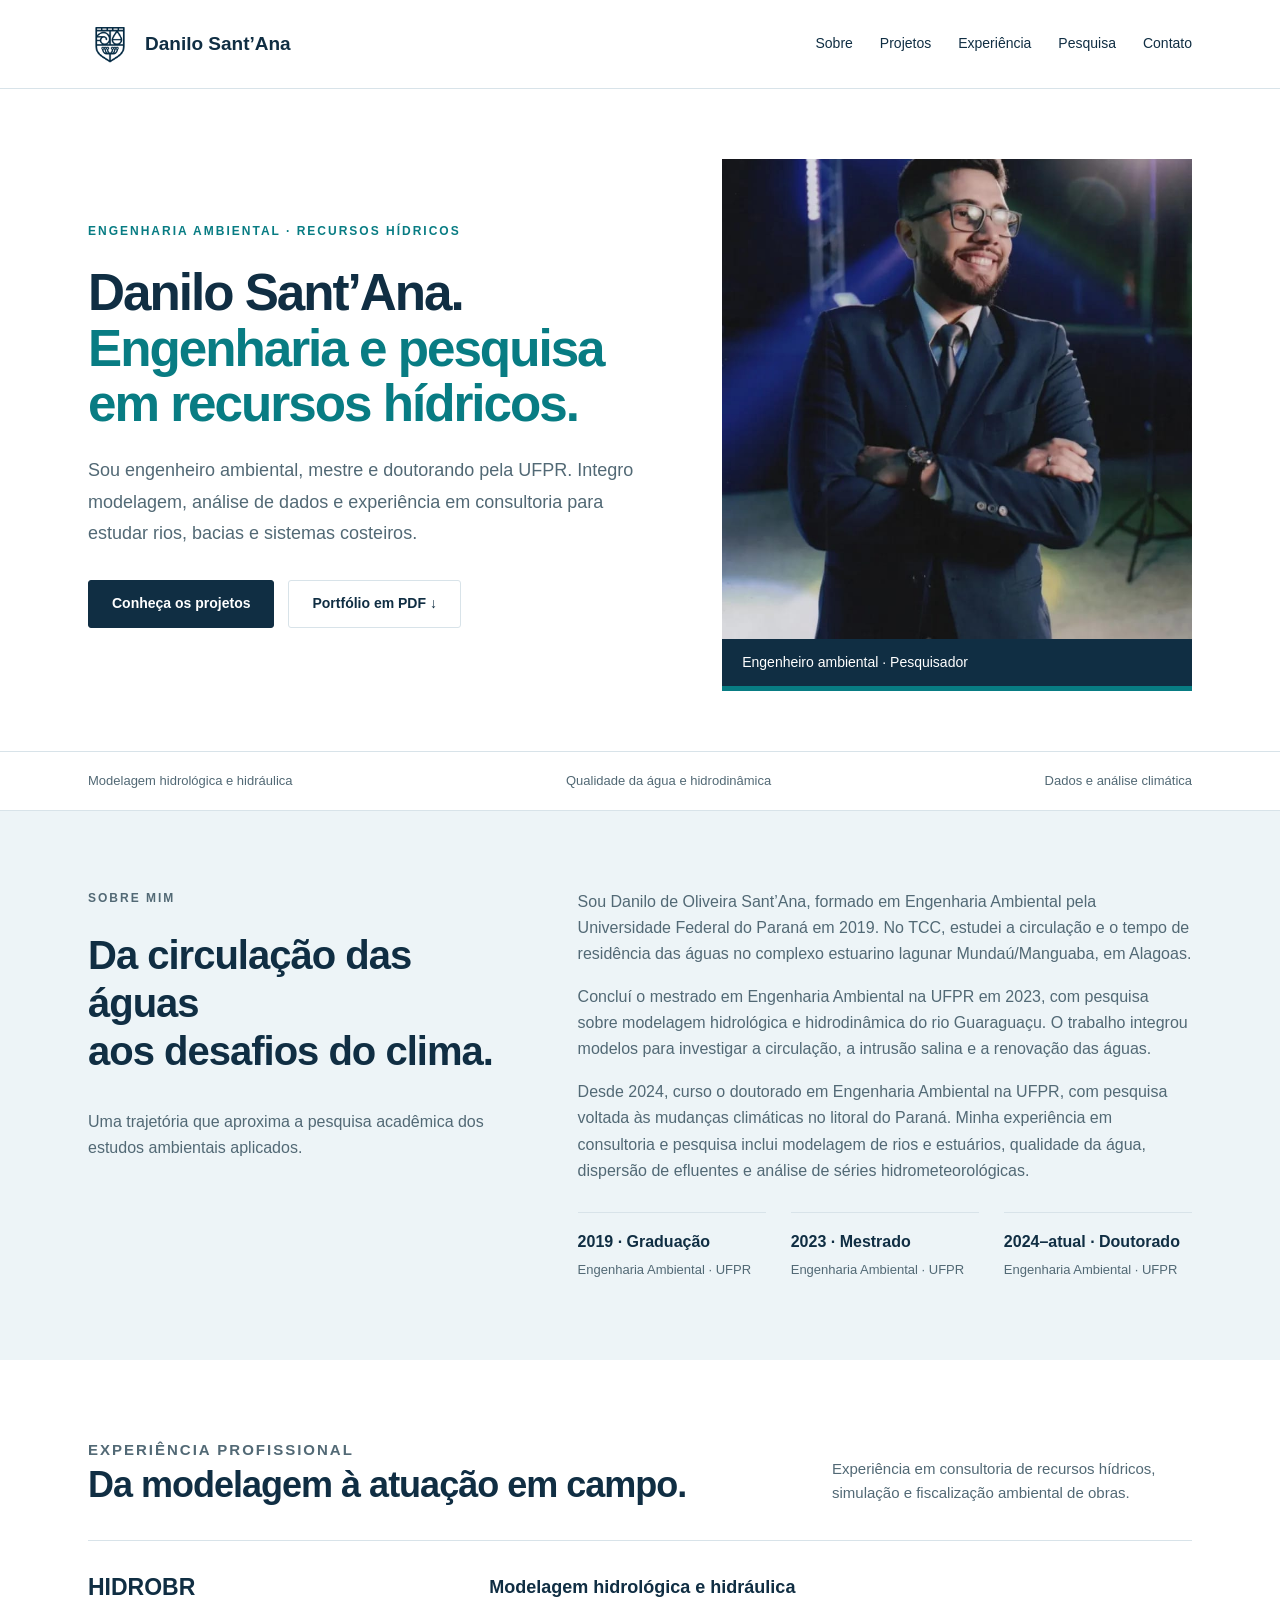
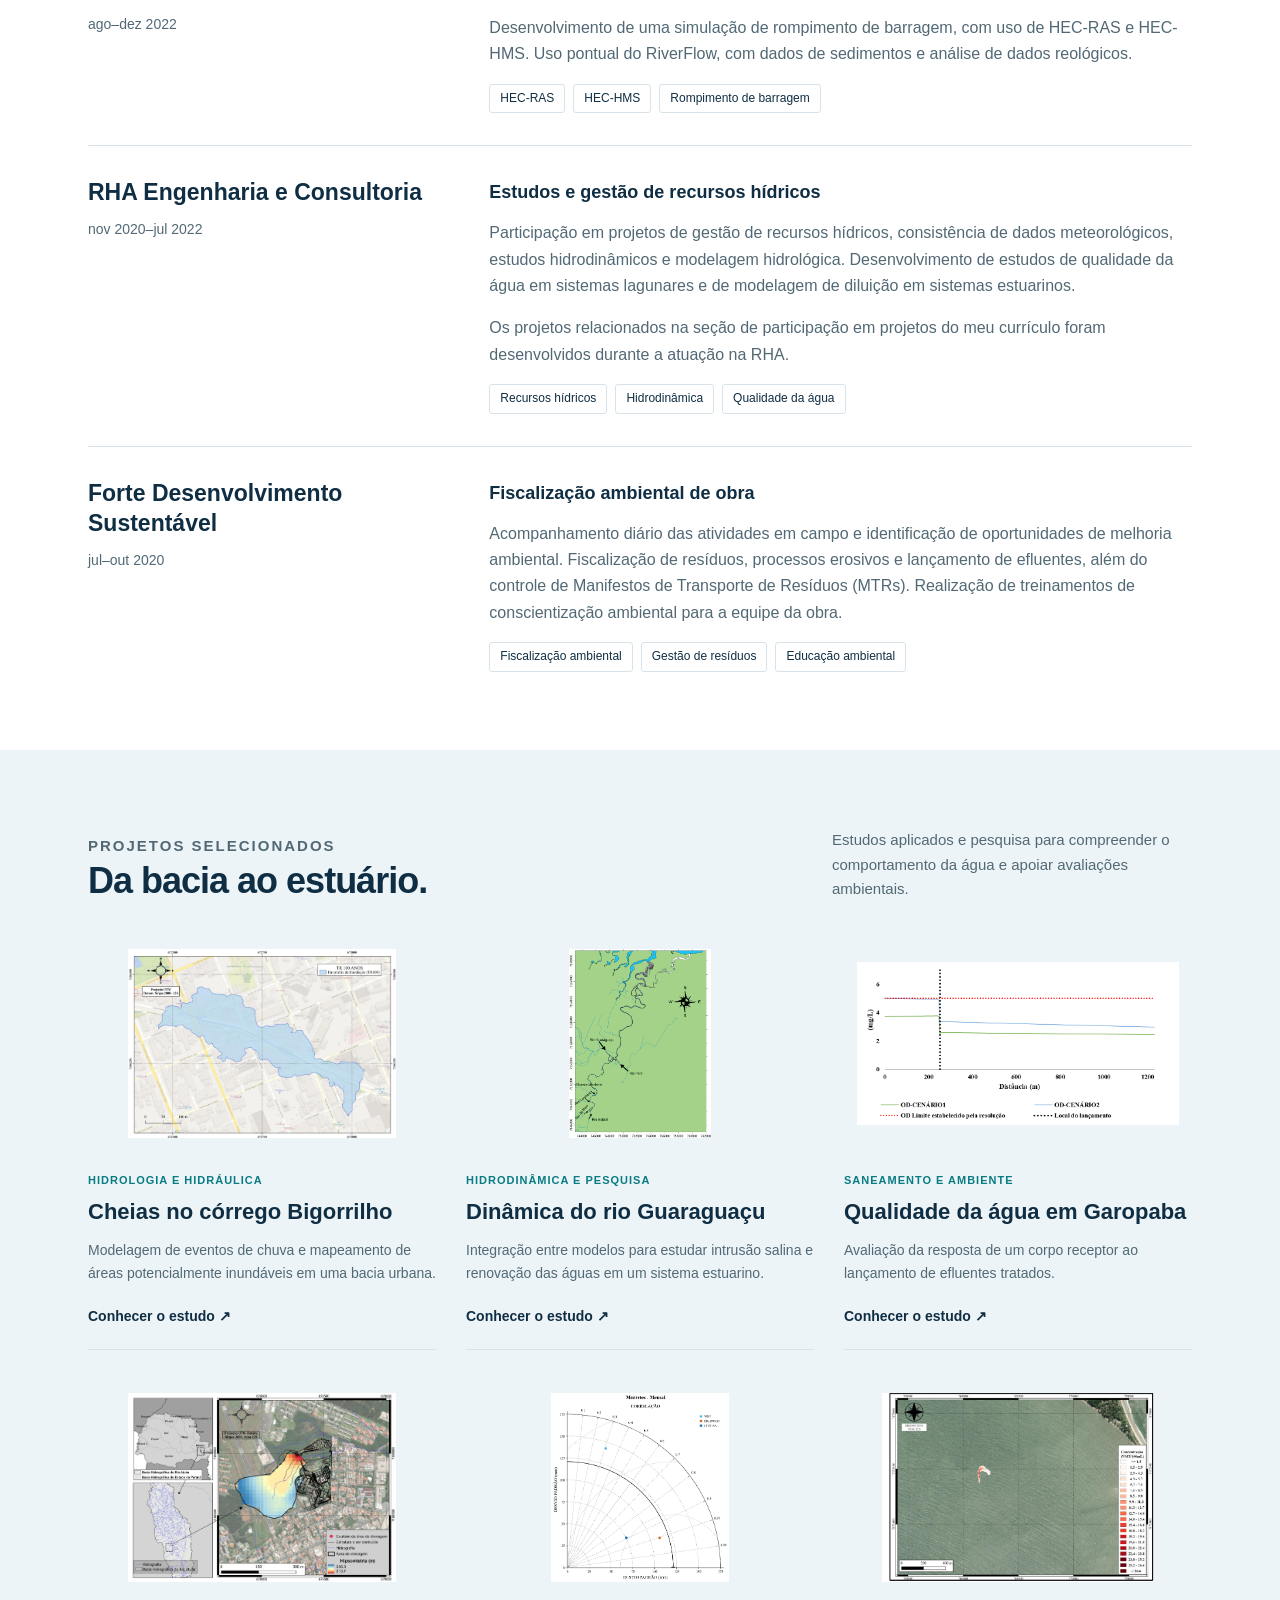
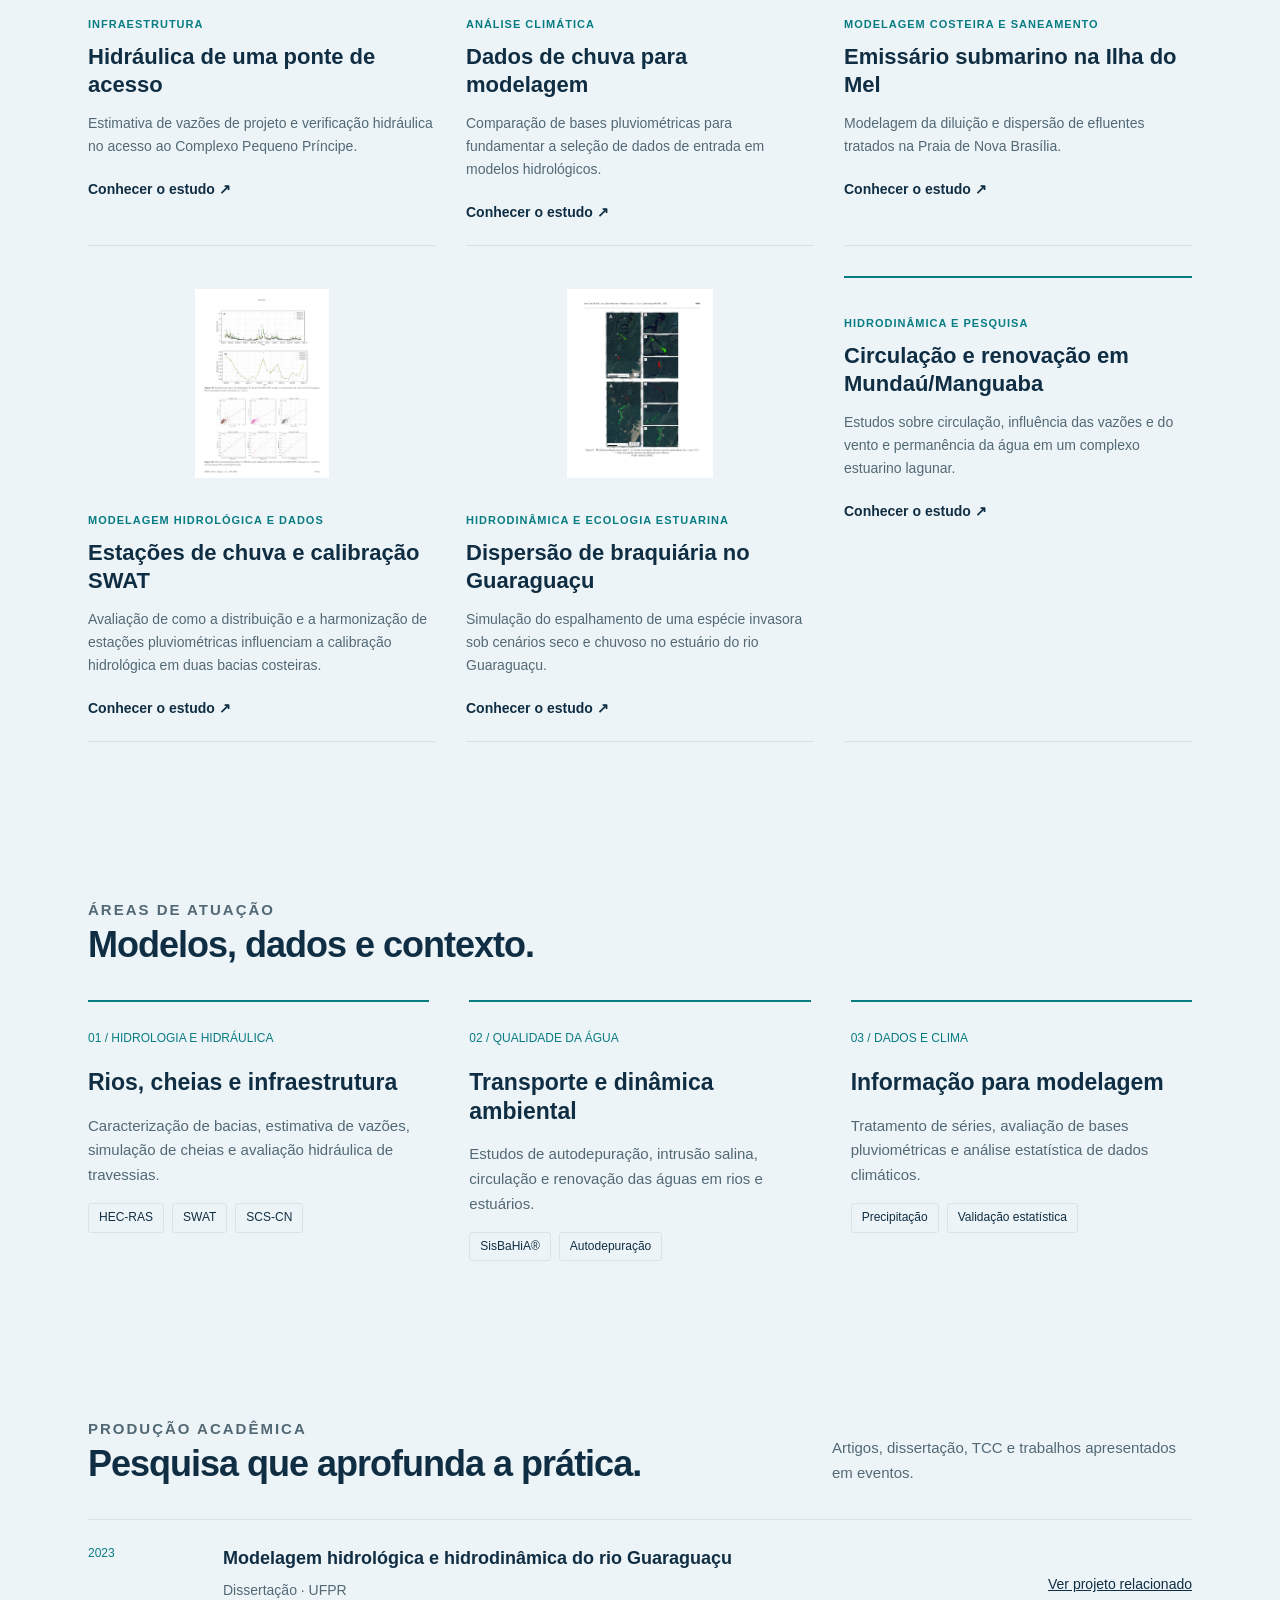
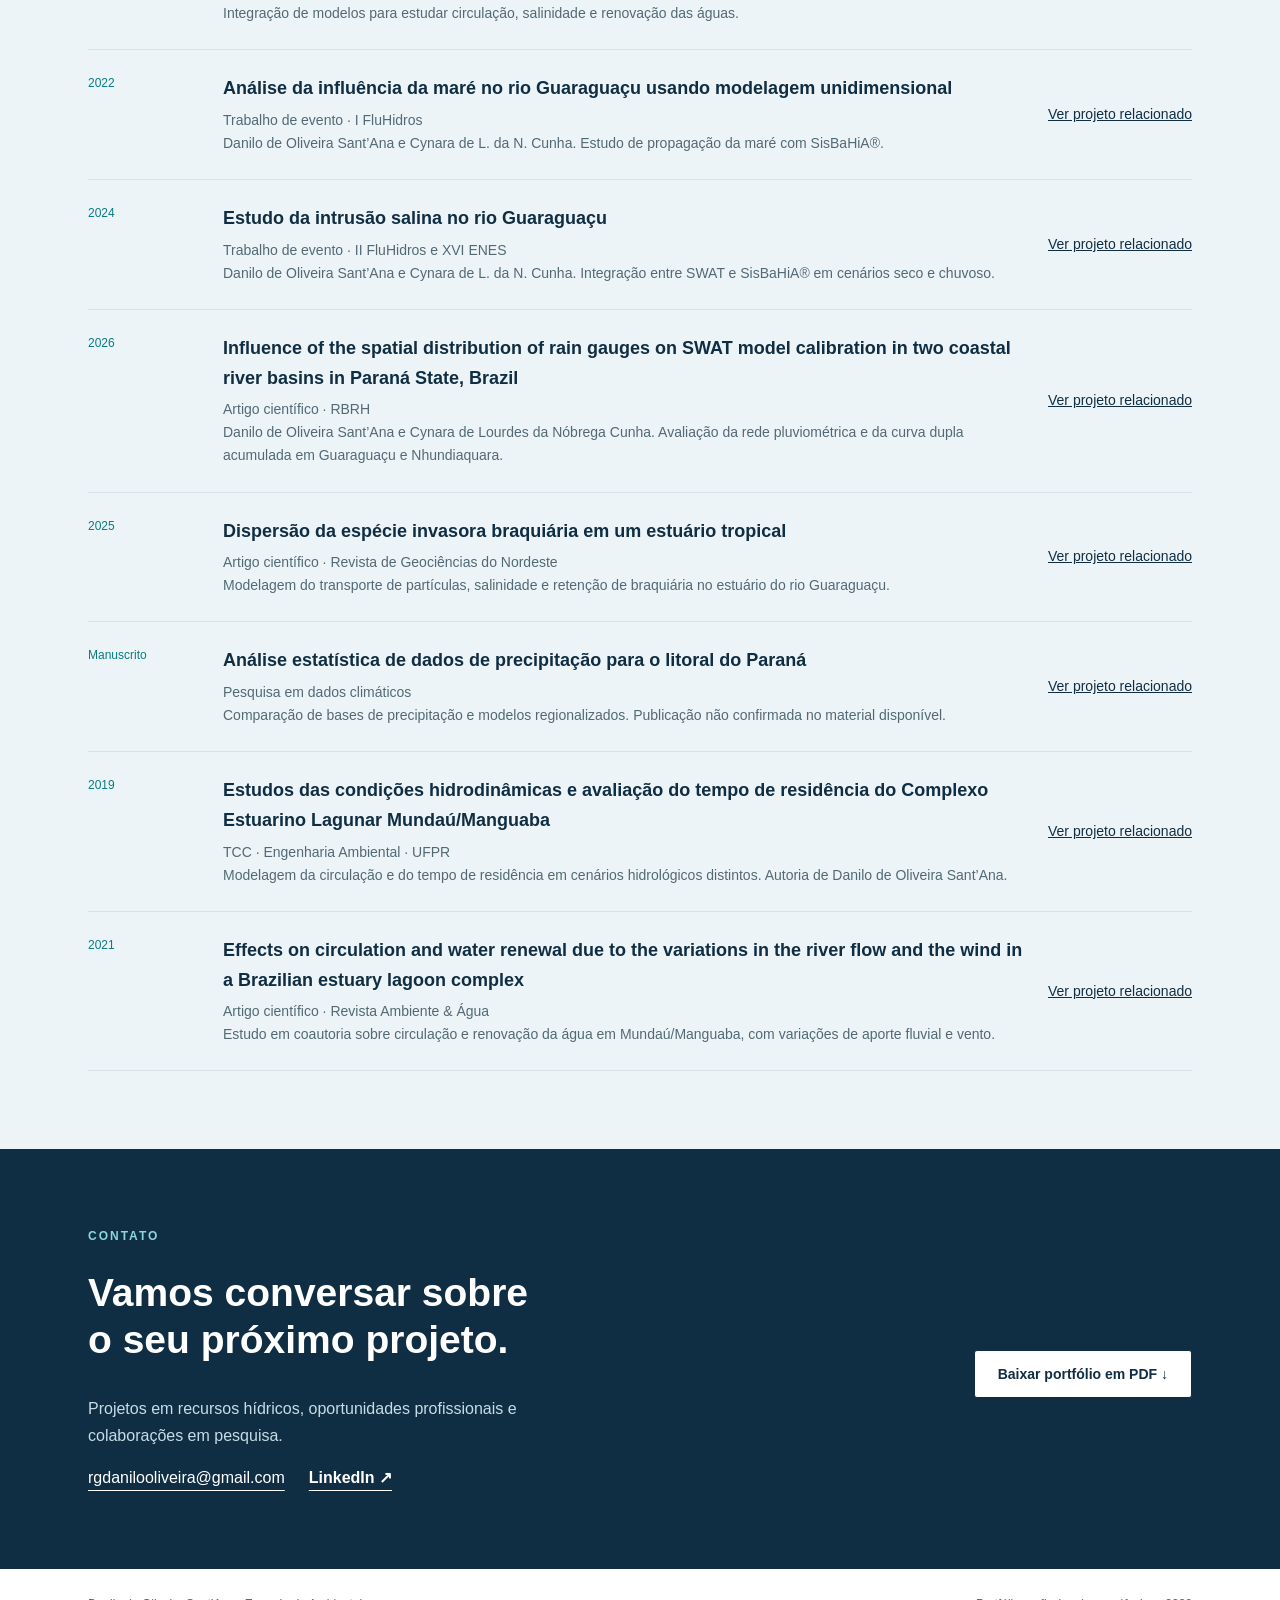
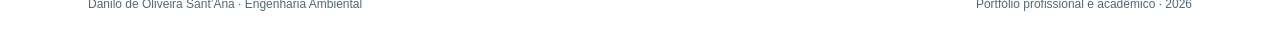
<file: index.html>
<!doctype html><html lang="pt-BR"><head><meta charset="utf-8"><meta name="viewport" content="width=device-width,initial-scale=1"><title>Engenharia Ambiental e Recursos Hídricos | Danilo Sant’Ana</title><meta name="description" content="Engenheiro ambiental (2019), mestre (2023) e doutorando em Engenharia Ambiental pela Universidade Federal do Paraná desde 2024. Atuo com modelagem hidrológica e hidrodinâmica, qualidade da água e análise de dados climáticos."><meta name="theme-color" content="#102e43"><link rel="icon" type="image/png" href="assets/simbolo-ambiental-v1.png"><link rel="stylesheet" href="style.css"><script src="site.js" defer></script></head><body><a class="skip" href="#conteudo">Ir para o conteúdo</a><header><div class="wrap nav"><a class="brand" href="index.html"><span class="brand-symbol"><img src="assets/simbolo-ambiental-v1.png" alt=""></span>Danilo Sant’Ana</a><button class="menu" aria-controls="menu-principal" aria-expanded="false">Menu</button><nav class="navlinks" id="menu-principal" aria-label="Navegação principal"><a href="index.html#sobre">Sobre</a><a href="index.html#projetos">Projetos</a><a href="index.html#experiencia">Experiência</a><a href="index.html#pesquisa">Pesquisa</a><a href="index.html#contato">Contato</a></nav></div></header><main id="conteudo">
<div class="wrap hero">
  <div>
    <p class="eyebrow">Engenharia ambiental · Recursos hídricos</p>
    <h1>Danilo Sant’Ana.<br><em>Engenharia e pesquisa em recursos hídricos.</em></h1>
    <p class="lead">Sou engenheiro ambiental, mestre e doutorando pela UFPR. Integro modelagem, análise de dados e experiência em consultoria para estudar rios, bacias e sistemas costeiros.</p>
    <div class="actions"><a class="button" href="#projetos">Conheça os projetos</a><a class="button secondary" href="portfolio-danilo-santana.pdf" download>Portfólio em PDF ↓</a></div>
  </div>
  <figure class="hero-portrait"><img src="assets/danilo-santana.jpeg" alt="Danilo Sant’Ana, sorrindo e usando terno azul" width="864" height="1080"><figcaption>Engenheiro ambiental · Pesquisador</figcaption></figure>
</div>
<div class="strip"><div class="wrap"><span>Modelagem hidrológica e hidráulica</span><span>Qualidade da água e hidrodinâmica</span><span>Dados e análise climática</span></div></div>
<section id="sobre"><div class="wrap about"><div><p class="eyebrow">Sobre mim</p><h2>Da circulação das águas<br>aos desafios do clima.</h2><p>Uma trajetória que aproxima a pesquisa acadêmica dos estudos ambientais aplicados.</p></div><div><p>Sou Danilo de Oliveira Sant’Ana, formado em Engenharia Ambiental pela Universidade Federal do Paraná em 2019. No TCC, estudei a circulação e o tempo de residência das águas no complexo estuarino lagunar Mundaú/Manguaba, em Alagoas.</p><p>Concluí o mestrado em Engenharia Ambiental na UFPR em 2023, com pesquisa sobre modelagem hidrológica e hidrodinâmica do rio Guaraguaçu. O trabalho integrou modelos para investigar a circulação, a intrusão salina e a renovação das águas.</p><p>Desde 2024, curso o doutorado em Engenharia Ambiental na UFPR, com pesquisa voltada às mudanças climáticas no litoral do Paraná. Minha experiência em consultoria e pesquisa inclui modelagem de rios e estuários, qualidade da água, dispersão de efluentes e análise de séries hidrometeorológicas.</p><div class="facts"><div><b>2019 · Graduação</b><span>Engenharia Ambiental · UFPR</span></div><div><b>2023 · Mestrado</b><span>Engenharia Ambiental · UFPR</span></div><div><b>2024–atual · Doutorado</b><span>Engenharia Ambiental · UFPR</span></div></div></div></div></section>
<section id="experiencia"><div class="wrap"><div class="section-head"><div><p class="eyebrow">Experiência profissional</p><h2>Da modelagem à atuação em campo.</h2></div><p>Experiência em consultoria de recursos hídricos, simulação e fiscalização ambiental de obras.</p></div><div class="career">
<article class="career-item"><div><h3>HIDROBR</h3><p class="career-date">ago–dez 2022</p></div><div><h4>Modelagem hidrológica e hidráulica</h4><p>Desenvolvimento de uma simulação de rompimento de barragem, com uso de HEC-RAS e HEC-HMS. Uso pontual do RiverFlow, com dados de sedimentos e análise de dados reológicos.</p><div class="tags"><span class="tag">HEC-RAS</span><span class="tag">HEC-HMS</span><span class="tag">Rompimento de barragem</span></div></div></article>
<article class="career-item"><div><h3>RHA Engenharia e Consultoria</h3><p class="career-date">nov 2020–jul 2022</p></div><div><h4>Estudos e gestão de recursos hídricos</h4><p>Participação em projetos de gestão de recursos hídricos, consistência de dados meteorológicos, estudos hidrodinâmicos e modelagem hidrológica. Desenvolvimento de estudos de qualidade da água em sistemas lagunares e de modelagem de diluição em sistemas estuarinos.</p><p>Os projetos relacionados na seção de participação em projetos do meu currículo foram desenvolvidos durante a atuação na RHA.</p><div class="tags"><span class="tag">Recursos hídricos</span><span class="tag">Hidrodinâmica</span><span class="tag">Qualidade da água</span></div></div></article>
<article class="career-item"><div><h3>Forte Desenvolvimento Sustentável</h3><p class="career-date">jul–out 2020</p></div><div><h4>Fiscalização ambiental de obra</h4><p>Acompanhamento diário das atividades em campo e identificação de oportunidades de melhoria ambiental. Fiscalização de resíduos, processos erosivos e lançamento de efluentes, além do controle de Manifestos de Transporte de Resíduos (MTRs). Realização de treinamentos de conscientização ambiental para a equipe da obra.</p><div class="tags"><span class="tag">Fiscalização ambiental</span><span class="tag">Gestão de resíduos</span><span class="tag">Educação ambiental</span></div></div></article>
</div></div></section>
<section class="soft" id="projetos"><div class="wrap"><div class="section-head"><div><p class="eyebrow">Projetos selecionados</p><h2>Da bacia ao estuário.</h2></div><p>Estudos aplicados e pesquisa para compreender o comportamento da água e apoiar avaliações ambientais.</p></div><div class="projects"><a class="project" href="bigorrilho.html"><img src="assets/bigorrilho.jpg" alt="Envoltória da inundação para TR de 100 anos. Figura 45 do relatório, p. 62. Cartografia reproduzida do estudo original." loading="lazy"><div class="type">Hidrologia e hidráulica</div><h3>Cheias no córrego Bigorrilho</h3><p>Modelagem de eventos de chuva e mapeamento de áreas potencialmente inundáveis em uma bacia urbana.</p><span class="more">Conhecer o estudo ↗</span></a><a class="project" href="guaraguacu.html"><img src="assets/guaraguacu.png" alt="Malha de elementos finitos do rio Guaraguaçu e afluentes. Figura 29 da dissertação, p. 68 (página 69 do PDF). Fonte: autor." loading="lazy"><div class="type">Hidrodinâmica e pesquisa</div><h3>Dinâmica do rio Guaraguaçu</h3><p>Integração entre modelos para estudar intrusão salina e renovação das águas em um sistema estuarino.</p><span class="more">Conhecer o estudo ↗</span></a><a class="project" href="autodepuracao.html"><img src="assets/autodepuracao.png" alt="Concentração simulada de oxigênio dissolvido ao longo do canal. Figura 7-4 do relatório, p. 31." loading="lazy"><div class="type">Saneamento e ambiente</div><h3>Qualidade da água em Garopaba</h3><p>Avaliação da resposta de um corpo receptor ao lançamento de efluentes tratados.</p><span class="more">Conhecer o estudo ↗</span></a><a class="project" href="ponte.html"><img src="assets/ponte.jpg" alt="Mapa hipsométrico das áreas de drenagem relevantes para o estudo. Figura 6 do relatório, p. 13." loading="lazy"><div class="type">Infraestrutura</div><h3>Hidráulica de uma ponte de acesso</h3><p>Estimativa de vazões de projeto e verificação hidráulica no acesso ao Complexo Pequeno Príncipe.</p><span class="more">Conhecer o estudo ↗</span></a><a class="project" href="clima.html"><img src="assets/clima.png" alt="Diagrama de Taylor para Morretes, escala mensal. Detalhe da figura 6 do manuscrito, p. 7." loading="lazy"><div class="type">Análise climática</div><h3>Dados de chuva para modelagem</h3><p>Comparação de bases pluviométricas para fundamentar a seleção de dados de entrada em modelos hidrológicos.</p><span class="more">Conhecer o estudo ↗</span></a><a class="project" href="emissario.html"><img src="assets/emissario.png" alt="Concentração simulada de coliformes termotolerantes no momento de menor diluição do modelo. Detalhe da figura 29 do relatório, p. 53." loading="lazy"><div class="type">Modelagem costeira e saneamento</div><h3>Emissário submarino na Ilha do Mel</h3><p>Modelagem da diluição e dispersão de efluentes tratados na Praia de Nova Brasília.</p><span class="more">Conhecer o estudo ↗</span></a><a class="project" href="swat-estacoes.html"><img src="assets/swat-estacoes.png" alt="Hidrogramas observados e simulados pelo SWAT no Guaraguaçu, para cenários de configuração de estações. Figura 19 do artigo, p. 19." loading="lazy"><div class="type">Modelagem hidrológica e dados</div><h3>Estações de chuva e calibração SWAT</h3><p>Avaliação de como a distribuição e a harmonização de estações pluviométricas influenciam a calibração hidrológica em duas bacias costeiras.</p><span class="more">Conhecer o estudo ↗</span></a><a class="project" href="braquiaria.html"><img src="assets/braquiaria.png" alt="Distribuição simulada de partículas no período chuvoso, com diferentes condições de absorção nas margens. Figura 8 do artigo, p. 13." loading="lazy"><div class="type">Hidrodinâmica e ecologia estuarina</div><h3>Dispersão de braquiária no Guaraguaçu</h3><p>Simulação do espalhamento de uma espécie invasora sob cenários seco e chuvoso no estuário do rio Guaraguaçu.</p><span class="more">Conhecer o estudo ↗</span></a><a class="project no-image" href="mundau-manguaba.html"><div class="type">Hidrodinâmica e pesquisa</div><h3>Circulação e renovação em Mundaú/Manguaba</h3><p>Estudos sobre circulação, influência das vazões e do vento e permanência da água em um complexo estuarino lagunar.</p><span class="more">Conhecer o estudo ↗</span></a></div></div></section>
<section class="soft" id="atuacao"><div class="wrap"><div class="section-head"><div><p class="eyebrow">Áreas de atuação</p><h2>Modelos, dados e contexto.</h2></div></div><div class="skills">
  <article class="skill"><span class="num">01 / HIDROLOGIA E HIDRÁULICA</span><h3>Rios, cheias e infraestrutura</h3><p>Caracterização de bacias, estimativa de vazões, simulação de cheias e avaliação hidráulica de travessias.</p><div class="tags"><span class="tag">HEC-RAS</span><span class="tag">SWAT</span><span class="tag">SCS-CN</span></div></article>
  <article class="skill"><span class="num">02 / QUALIDADE DA ÁGUA</span><h3>Transporte e dinâmica ambiental</h3><p>Estudos de autodepuração, intrusão salina, circulação e renovação das águas em rios e estuários.</p><div class="tags"><span class="tag">SisBaHiA®</span><span class="tag">Autodepuração</span></div></article>
  <article class="skill"><span class="num">03 / DADOS E CLIMA</span><h3>Informação para modelagem</h3><p>Tratamento de séries, avaliação de bases pluviométricas e análise estatística de dados climáticos.</p><div class="tags"><span class="tag">Precipitação</span><span class="tag">Validação estatística</span></div></article>
</div></div></section>

<section class="soft" id="pesquisa"><div class="wrap"><div class="section-head"><div><p class="eyebrow">Produção acadêmica</p><h2>Pesquisa que aprofunda a prática.</h2></div><p>Artigos, dissertação, TCC e trabalhos apresentados em eventos.</p></div><div class="research-list"><article class="research-item"><small>2023</small><div><h3>Modelagem hidrológica e hidrodinâmica do rio Guaraguaçu</h3><p>Dissertação · UFPR<br>Integração de modelos para estudar circulação, salinidade e renovação das águas.</p></div><a href="guaraguacu.html">Ver projeto relacionado</a></article><article class="research-item"><small>2022</small><div><h3>Análise da influência da maré no rio Guaraguaçu usando modelagem unidimensional</h3><p>Trabalho de evento · I FluHidros<br>Danilo de Oliveira Sant’Ana e Cynara de L. da N. Cunha. Estudo de propagação da maré com SisBaHiA®.</p></div><a href="guaraguacu.html">Ver projeto relacionado</a></article><article class="research-item"><small>2024</small><div><h3>Estudo da intrusão salina no rio Guaraguaçu</h3><p>Trabalho de evento · II FluHidros e XVI ENES<br>Danilo de Oliveira Sant’Ana e Cynara de L. da N. Cunha. Integração entre SWAT e SisBaHiA® em cenários seco e chuvoso.</p></div><a href="guaraguacu.html">Ver projeto relacionado</a></article><article class="research-item"><small>2026</small><div><h3>Influence of the spatial distribution of rain gauges on SWAT model calibration in two coastal river basins in Paraná State, Brazil</h3><p>Artigo científico · RBRH<br>Danilo de Oliveira Sant’Ana e Cynara de Lourdes da Nóbrega Cunha. Avaliação da rede pluviométrica e da curva dupla acumulada em Guaraguaçu e Nhundiaquara.</p></div><a href="swat-estacoes.html">Ver projeto relacionado</a></article><article class="research-item"><small>2025</small><div><h3>Dispersão da espécie invasora braquiária em um estuário tropical</h3><p>Artigo científico · Revista de Geociências do Nordeste<br>Modelagem do transporte de partículas, salinidade e retenção de braquiária no estuário do rio Guaraguaçu.</p></div><a href="braquiaria.html">Ver projeto relacionado</a></article><article class="research-item"><small>Manuscrito</small><div><h3>Análise estatística de dados de precipitação para o litoral do Paraná</h3><p>Pesquisa em dados climáticos<br>Comparação de bases de precipitação e modelos regionalizados. Publicação não confirmada no material disponível.</p></div><a href="clima.html">Ver projeto relacionado</a></article><article class="research-item"><small>2019</small><div><h3>Estudos das condições hidrodinâmicas e avaliação do tempo de residência do Complexo Estuarino Lagunar Mundaú/Manguaba</h3><p>TCC · Engenharia Ambiental · UFPR<br>Modelagem da circulação e do tempo de residência em cenários hidrológicos distintos. Autoria de Danilo de Oliveira Sant’Ana.</p></div><a href="mundau-manguaba.html">Ver projeto relacionado</a></article><article class="research-item"><small>2021</small><div><h3>Effects on circulation and water renewal due to the variations in the river flow and the wind in a Brazilian estuary lagoon complex</h3><p>Artigo científico · Revista Ambiente &amp; Água<br>Estudo em coautoria sobre circulação e renovação da água em Mundaú/Manguaba, com variações de aporte fluvial e vento.</p></div><a href="mundau-manguaba.html">Ver projeto relacionado</a></article></div></div></section>
<section class="contact" id="contato"><div class="wrap"><div><p class="eyebrow">Contato</p><h2>Vamos conversar sobre<br>o seu próximo projeto.</h2><p>Projetos em recursos hídricos, oportunidades profissionais e colaborações em pesquisa.</p><div class="contact-links"><a href="mailto:rgdanilooliveira@gmail.com">rgdanilooliveira@gmail.com</a><a href="https://www.linkedin.com/in/rgdanilosantana/" target="_blank" rel="noopener">LinkedIn ↗</a></div></div><div class="actions"><a class="button" href="portfolio-danilo-santana.pdf" download>Baixar portfólio em PDF ↓</a></div></div></section></main><footer><div class="wrap"><span>Danilo de Oliveira Sant’Ana · Engenharia Ambiental</span><span>Portfólio profissional e acadêmico · 2026</span></div></footer></body></html>
</file>
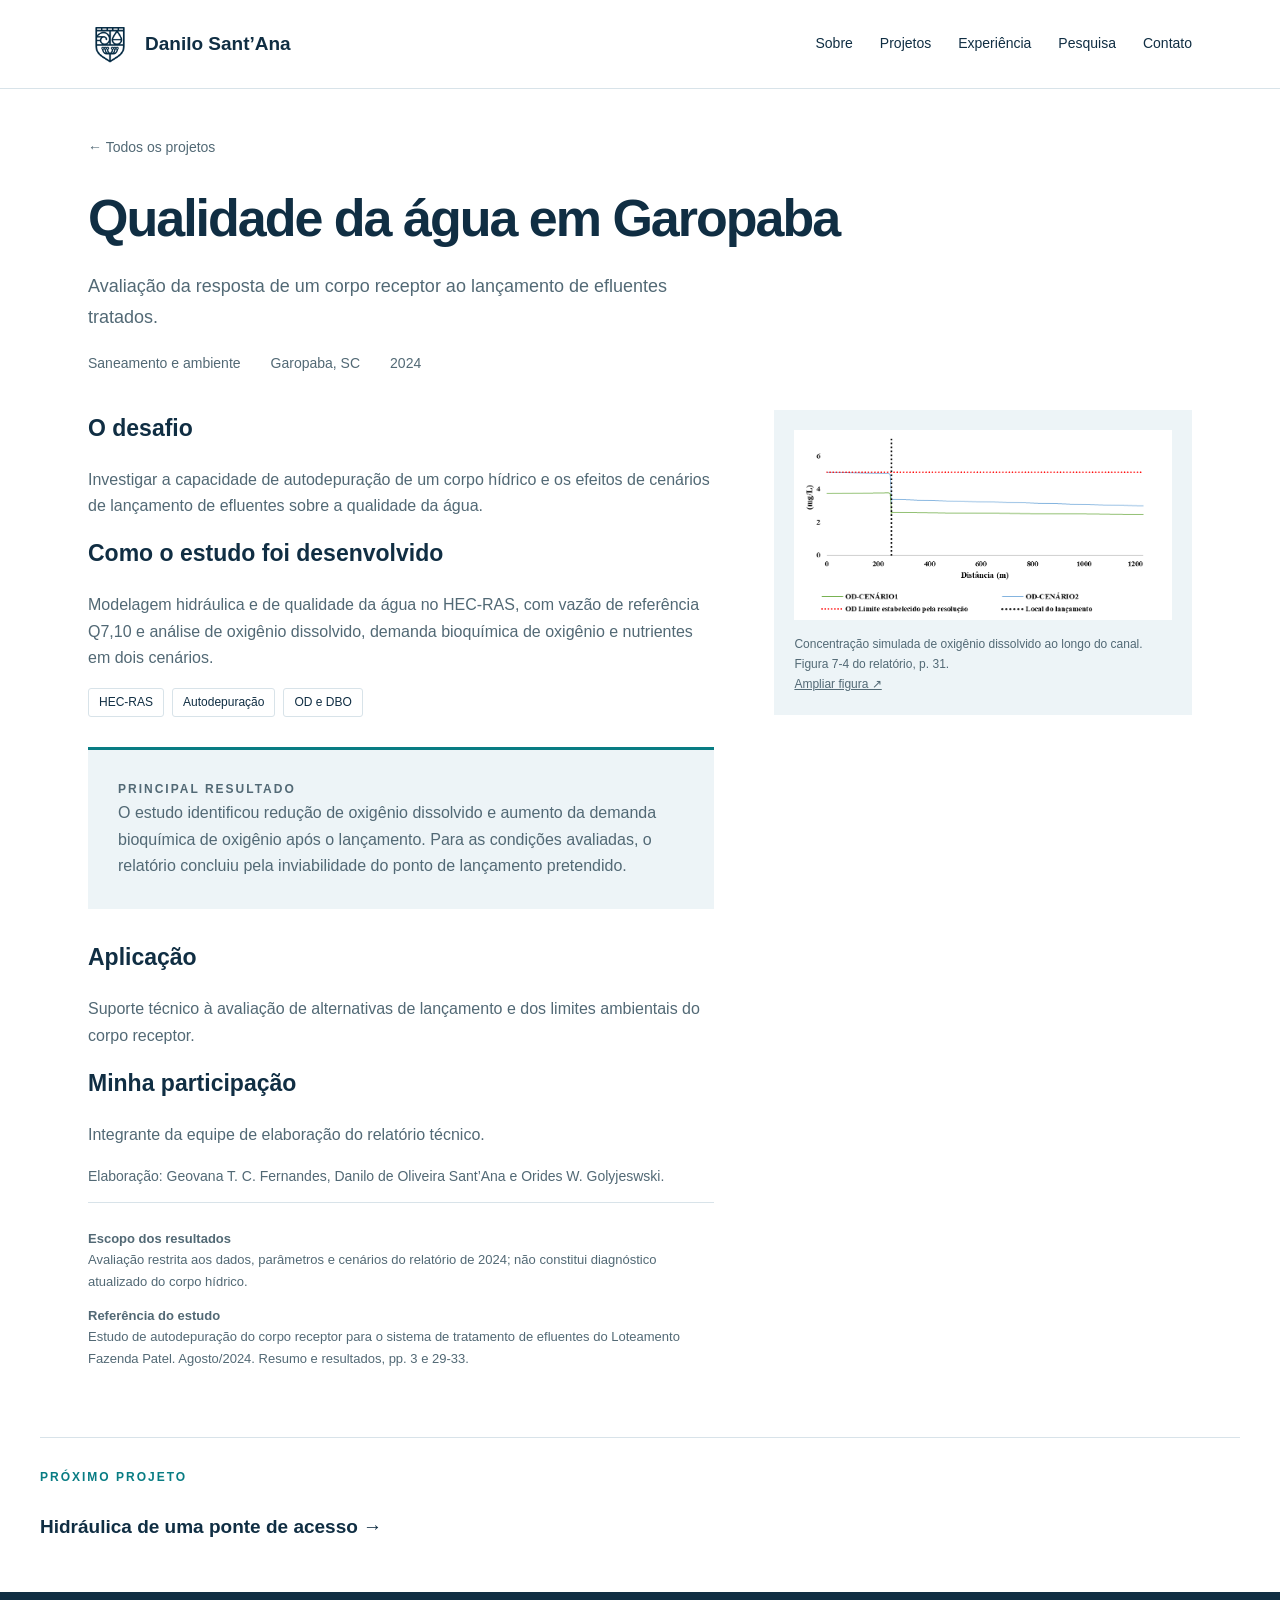
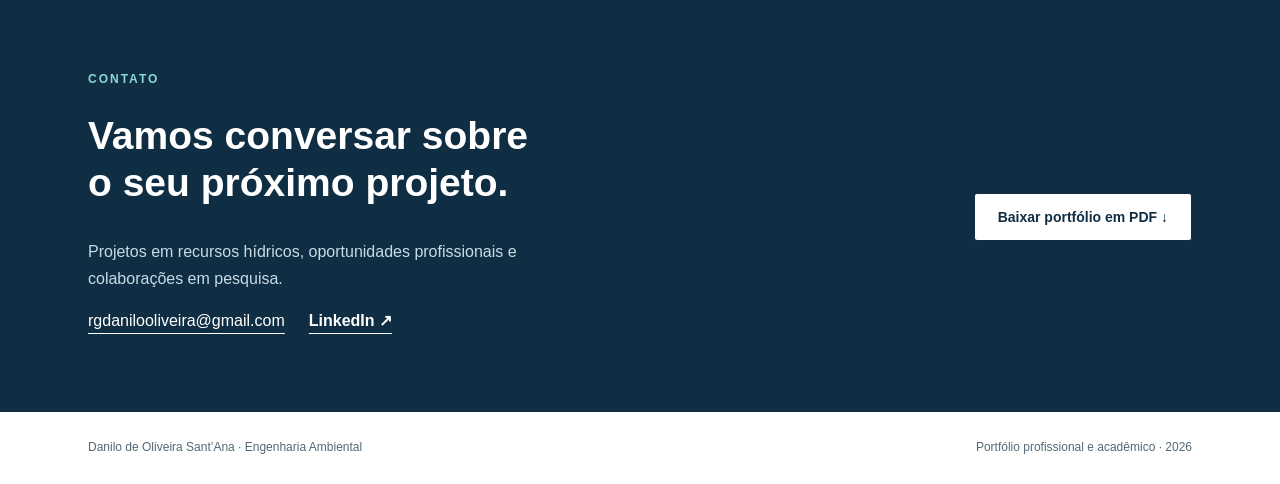
<file: autodepuracao.html>
<!doctype html><html lang="pt-BR"><head><meta charset="utf-8"><meta name="viewport" content="width=device-width,initial-scale=1"><title>Qualidade da água em Garopaba | Danilo Sant’Ana</title><meta name="description" content="Avaliação da resposta de um corpo receptor ao lançamento de efluentes tratados."><meta name="theme-color" content="#102e43"><link rel="icon" type="image/png" href="assets/simbolo-ambiental-v1.png"><link rel="stylesheet" href="style.css"><script src="site.js" defer></script></head><body><a class="skip" href="#conteudo">Ir para o conteúdo</a><header><div class="wrap nav"><a class="brand" href="index.html"><span class="brand-symbol"><img src="assets/simbolo-ambiental-v1.png" alt=""></span>Danilo Sant’Ana</a><button class="menu" aria-controls="menu-principal" aria-expanded="false">Menu</button><nav class="navlinks" id="menu-principal" aria-label="Navegação principal"><a href="index.html#sobre">Sobre</a><a href="index.html#projetos">Projetos</a><a href="index.html#experiencia">Experiência</a><a href="index.html#pesquisa">Pesquisa</a><a href="index.html#contato">Contato</a></nav></div></header><main id="conteudo"><div class="wrap detail-hero"><a class="back" href="index.html#projetos">← Todos os projetos</a><h1>Qualidade da água em Garopaba</h1><p class="lead">Avaliação da resposta de um corpo receptor ao lançamento de efluentes tratados.</p><div class="detail-meta"><span>Saneamento e ambiente</span><span>Garopaba, SC</span><span>2024</span></div></div><div class="wrap detail-layout"><article><h2>O desafio</h2><p>Investigar a capacidade de autodepuração de um corpo hídrico e os efeitos de cenários de lançamento de efluentes sobre a qualidade da água.</p><h2>Como o estudo foi desenvolvido</h2><p>Modelagem hidráulica e de qualidade da água no HEC-RAS, com vazão de referência Q7,10 e análise de oxigênio dissolvido, demanda bioquímica de oxigênio e nutrientes em dois cenários.</p><div class="tags"><span class="tag">HEC-RAS</span><span class="tag">Autodepuração</span><span class="tag">OD e DBO</span></div><div class="result"><p class="eyebrow">Principal resultado</p><p>O estudo identificou redução de oxigênio dissolvido e aumento da demanda bioquímica de oxigênio após o lançamento. Para as condições avaliadas, o relatório concluiu pela inviabilidade do ponto de lançamento pretendido.</p></div><h2>Aplicação</h2><p>Suporte técnico à avaliação de alternativas de lançamento e dos limites ambientais do corpo receptor.</p><h2>Minha participação</h2><p>Integrante da equipe de elaboração do relatório técnico.</p><p class="credit">Elaboração: Geovana T. C. Fernandes, Danilo de Oliveira Sant’Ana e Orides W. Golyjeswski.</p><div class="source"><b>Escopo dos resultados</b><p>Avaliação restrita aos dados, parâmetros e cenários do relatório de 2024; não constitui diagnóstico atualizado do corpo hídrico.</p><b>Referência do estudo</b><p class="source-name">Estudo de autodepuração do corpo receptor para o sistema de tratamento de efluentes do Loteamento Fazenda Patel. Agosto/2024. Resumo e resultados, pp. 3 e 29-33.</p></div></article><figure class="detail-figure"><a href="assets/autodepuracao.png" target="_blank" rel="noopener" aria-label="Abrir figura em tamanho completo"><img src="assets/autodepuracao.png" alt="Concentração simulada de oxigênio dissolvido ao longo do canal. Figura 7-4 do relatório, p. 31."></a><figcaption>Concentração simulada de oxigênio dissolvido ao longo do canal. Figura 7-4 do relatório, p. 31.<br><a href="assets/autodepuracao.png" target="_blank" rel="noopener">Ampliar figura ↗</a></figcaption></figure></div><div class="wrap next-project"><p class="eyebrow">Próximo projeto</p><a href="ponte.html">Hidráulica de uma ponte de acesso →</a></div><section class="contact" id="contato"><div class="wrap"><div><p class="eyebrow">Contato</p><h2>Vamos conversar sobre<br>o seu próximo projeto.</h2><p>Projetos em recursos hídricos, oportunidades profissionais e colaborações em pesquisa.</p><div class="contact-links"><a href="mailto:rgdanilooliveira@gmail.com">rgdanilooliveira@gmail.com</a><a href="https://www.linkedin.com/in/rgdanilosantana/" target="_blank" rel="noopener">LinkedIn ↗</a></div></div><div class="actions"><a class="button" href="portfolio-danilo-santana.pdf" download>Baixar portfólio em PDF ↓</a></div></div></section></main><footer><div class="wrap"><span>Danilo de Oliveira Sant’Ana · Engenharia Ambiental</span><span>Portfólio profissional e acadêmico · 2026</span></div></footer></body></html>
</file>
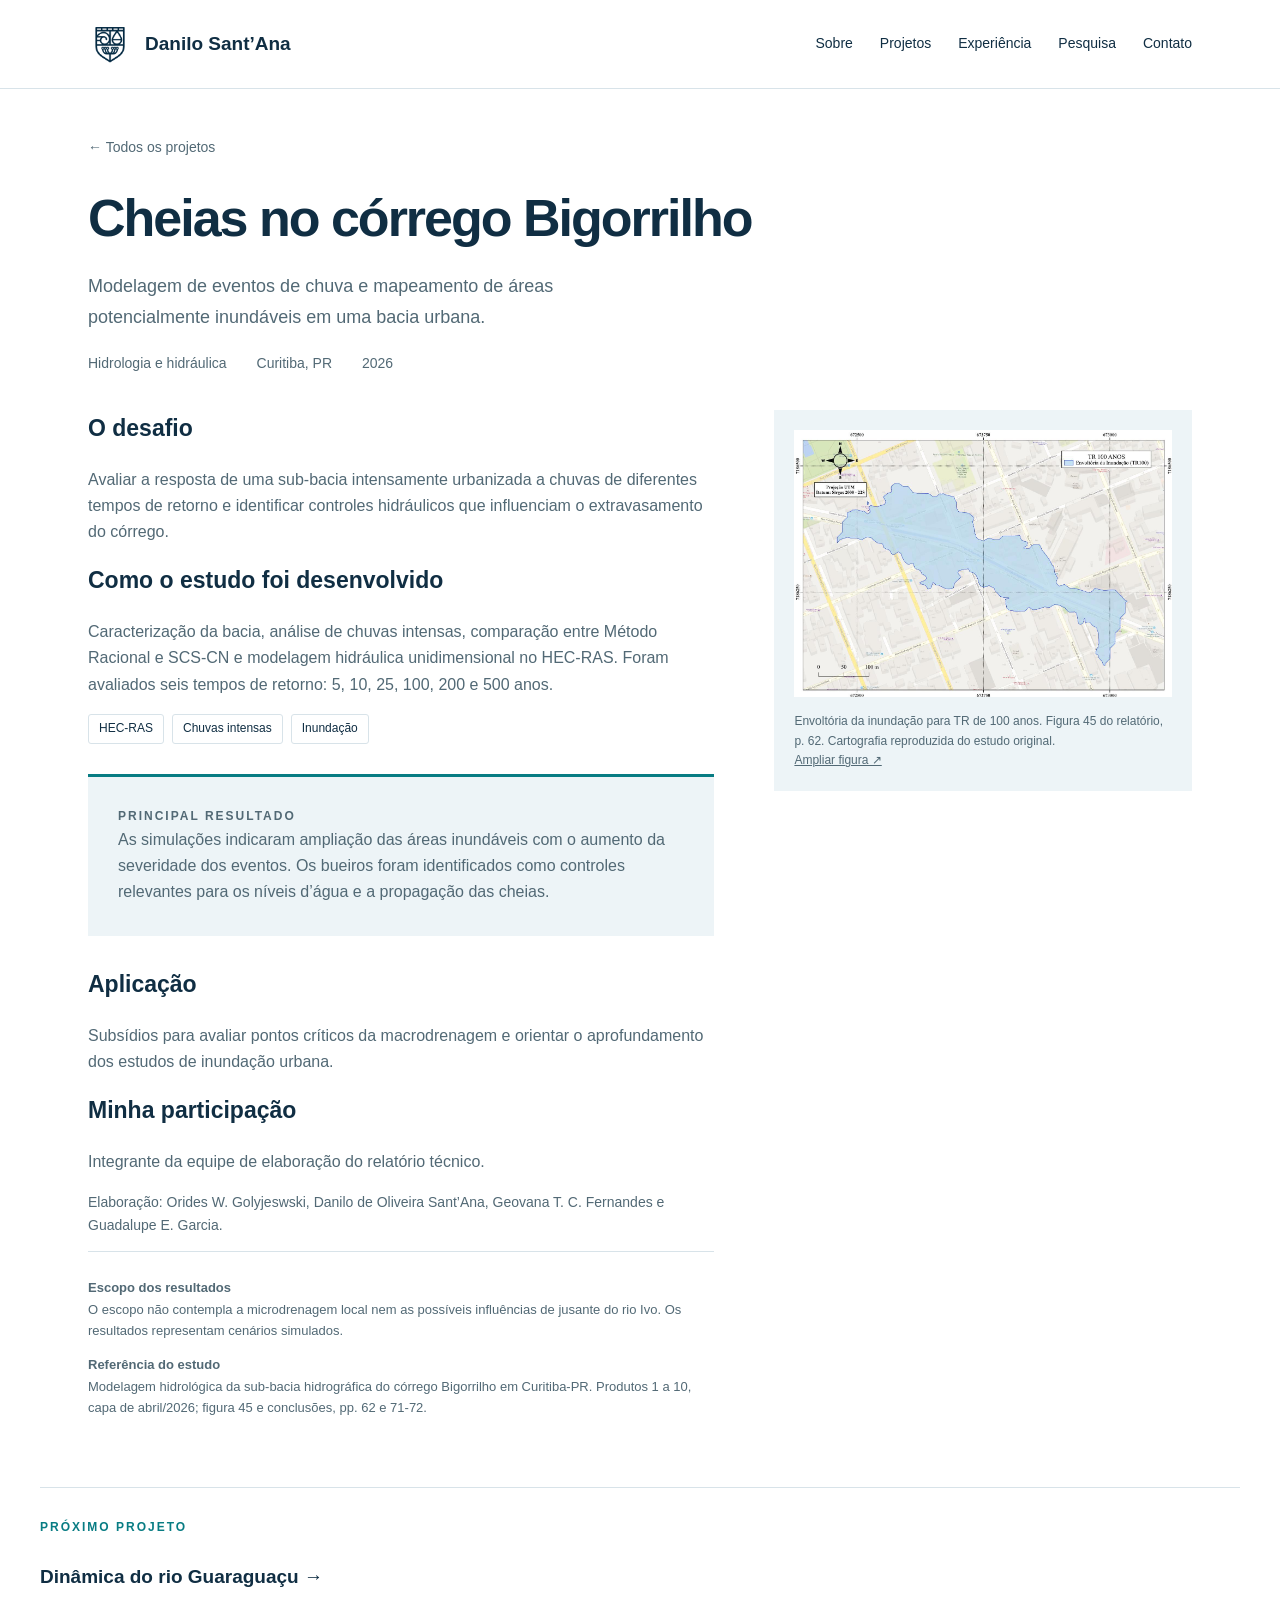
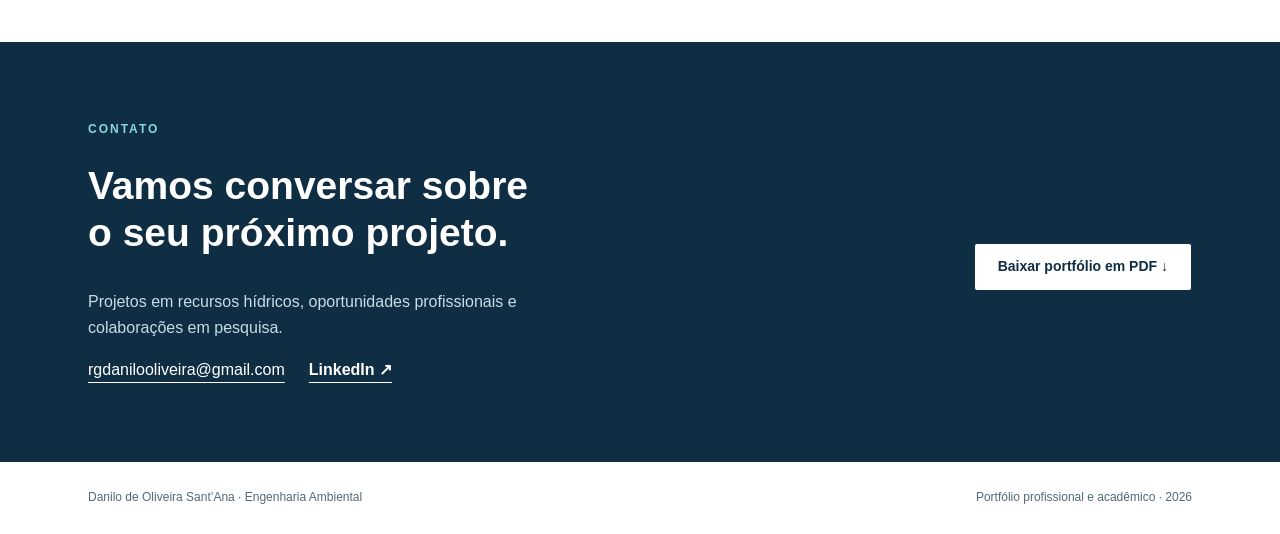
<file: bigorrilho.html>
<!doctype html><html lang="pt-BR"><head><meta charset="utf-8"><meta name="viewport" content="width=device-width,initial-scale=1"><title>Cheias no córrego Bigorrilho | Danilo Sant’Ana</title><meta name="description" content="Modelagem de eventos de chuva e mapeamento de áreas potencialmente inundáveis em uma bacia urbana."><meta name="theme-color" content="#102e43"><link rel="icon" type="image/png" href="assets/simbolo-ambiental-v1.png"><link rel="stylesheet" href="style.css"><script src="site.js" defer></script></head><body><a class="skip" href="#conteudo">Ir para o conteúdo</a><header><div class="wrap nav"><a class="brand" href="index.html"><span class="brand-symbol"><img src="assets/simbolo-ambiental-v1.png" alt=""></span>Danilo Sant’Ana</a><button class="menu" aria-controls="menu-principal" aria-expanded="false">Menu</button><nav class="navlinks" id="menu-principal" aria-label="Navegação principal"><a href="index.html#sobre">Sobre</a><a href="index.html#projetos">Projetos</a><a href="index.html#experiencia">Experiência</a><a href="index.html#pesquisa">Pesquisa</a><a href="index.html#contato">Contato</a></nav></div></header><main id="conteudo"><div class="wrap detail-hero"><a class="back" href="index.html#projetos">← Todos os projetos</a><h1>Cheias no córrego Bigorrilho</h1><p class="lead">Modelagem de eventos de chuva e mapeamento de áreas potencialmente inundáveis em uma bacia urbana.</p><div class="detail-meta"><span>Hidrologia e hidráulica</span><span>Curitiba, PR</span><span>2026</span></div></div><div class="wrap detail-layout"><article><h2>O desafio</h2><p>Avaliar a resposta de uma sub-bacia intensamente urbanizada a chuvas de diferentes tempos de retorno e identificar controles hidráulicos que influenciam o extravasamento do córrego.</p><h2>Como o estudo foi desenvolvido</h2><p>Caracterização da bacia, análise de chuvas intensas, comparação entre Método Racional e SCS-CN e modelagem hidráulica unidimensional no HEC-RAS. Foram avaliados seis tempos de retorno: 5, 10, 25, 100, 200 e 500 anos.</p><div class="tags"><span class="tag">HEC-RAS</span><span class="tag">Chuvas intensas</span><span class="tag">Inundação</span></div><div class="result"><p class="eyebrow">Principal resultado</p><p>As simulações indicaram ampliação das áreas inundáveis com o aumento da severidade dos eventos. Os bueiros foram identificados como controles relevantes para os níveis d’água e a propagação das cheias.</p></div><h2>Aplicação</h2><p>Subsídios para avaliar pontos críticos da macrodrenagem e orientar o aprofundamento dos estudos de inundação urbana.</p><h2>Minha participação</h2><p>Integrante da equipe de elaboração do relatório técnico.</p><p class="credit">Elaboração: Orides W. Golyjeswski, Danilo de Oliveira Sant’Ana, Geovana T. C. Fernandes e Guadalupe E. Garcia.</p><div class="source"><b>Escopo dos resultados</b><p>O escopo não contempla a microdrenagem local nem as possíveis influências de jusante do rio Ivo. Os resultados representam cenários simulados.</p><b>Referência do estudo</b><p class="source-name">Modelagem hidrológica da sub-bacia hidrográfica do córrego Bigorrilho em Curitiba-PR. Produtos 1 a 10, capa de abril/2026; figura 45 e conclusões, pp. 62 e 71-72.</p></div></article><figure class="detail-figure"><a href="assets/bigorrilho.jpg" target="_blank" rel="noopener" aria-label="Abrir figura em tamanho completo"><img src="assets/bigorrilho.jpg" alt="Envoltória da inundação para TR de 100 anos. Figura 45 do relatório, p. 62. Cartografia reproduzida do estudo original."></a><figcaption>Envoltória da inundação para TR de 100 anos. Figura 45 do relatório, p. 62. Cartografia reproduzida do estudo original.<br><a href="assets/bigorrilho.jpg" target="_blank" rel="noopener">Ampliar figura ↗</a></figcaption></figure></div><div class="wrap next-project"><p class="eyebrow">Próximo projeto</p><a href="guaraguacu.html">Dinâmica do rio Guaraguaçu →</a></div><section class="contact" id="contato"><div class="wrap"><div><p class="eyebrow">Contato</p><h2>Vamos conversar sobre<br>o seu próximo projeto.</h2><p>Projetos em recursos hídricos, oportunidades profissionais e colaborações em pesquisa.</p><div class="contact-links"><a href="mailto:rgdanilooliveira@gmail.com">rgdanilooliveira@gmail.com</a><a href="https://www.linkedin.com/in/rgdanilosantana/" target="_blank" rel="noopener">LinkedIn ↗</a></div></div><div class="actions"><a class="button" href="portfolio-danilo-santana.pdf" download>Baixar portfólio em PDF ↓</a></div></div></section></main><footer><div class="wrap"><span>Danilo de Oliveira Sant’Ana · Engenharia Ambiental</span><span>Portfólio profissional e acadêmico · 2026</span></div></footer></body></html>
</file>
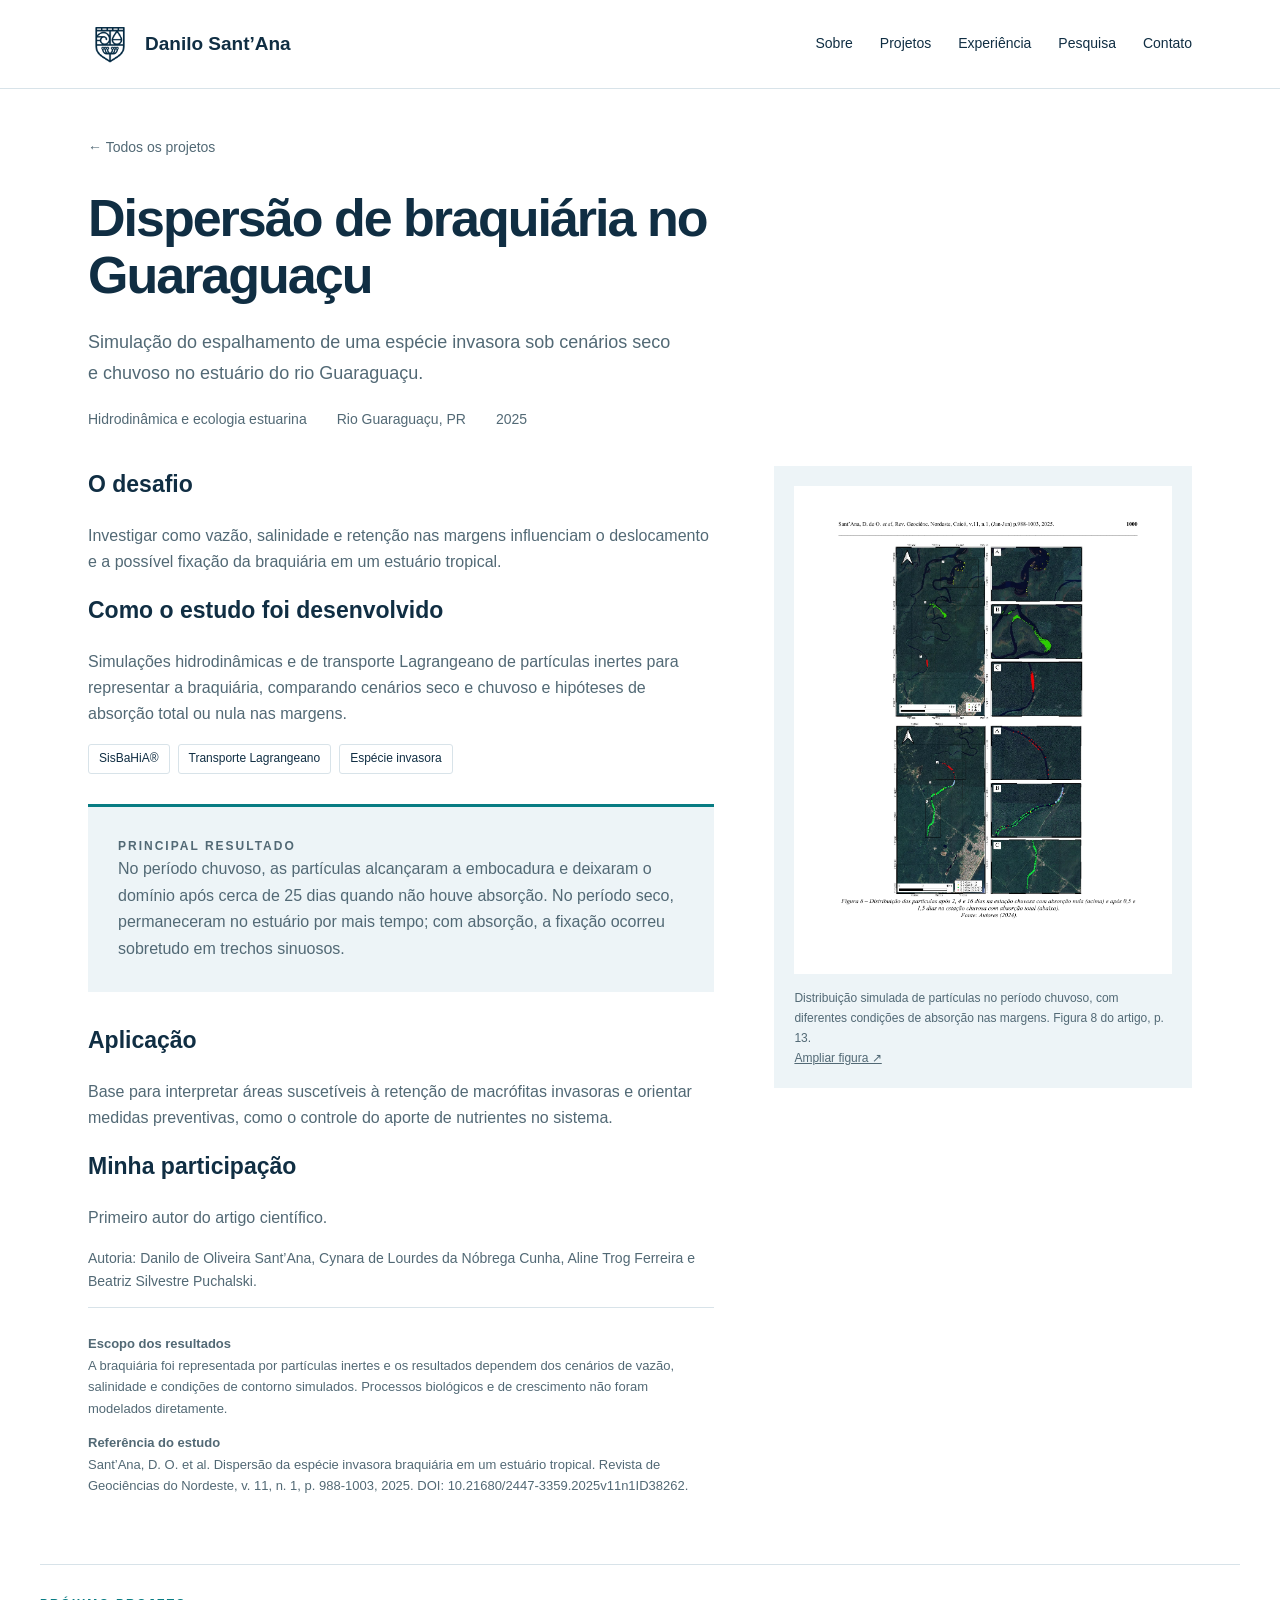
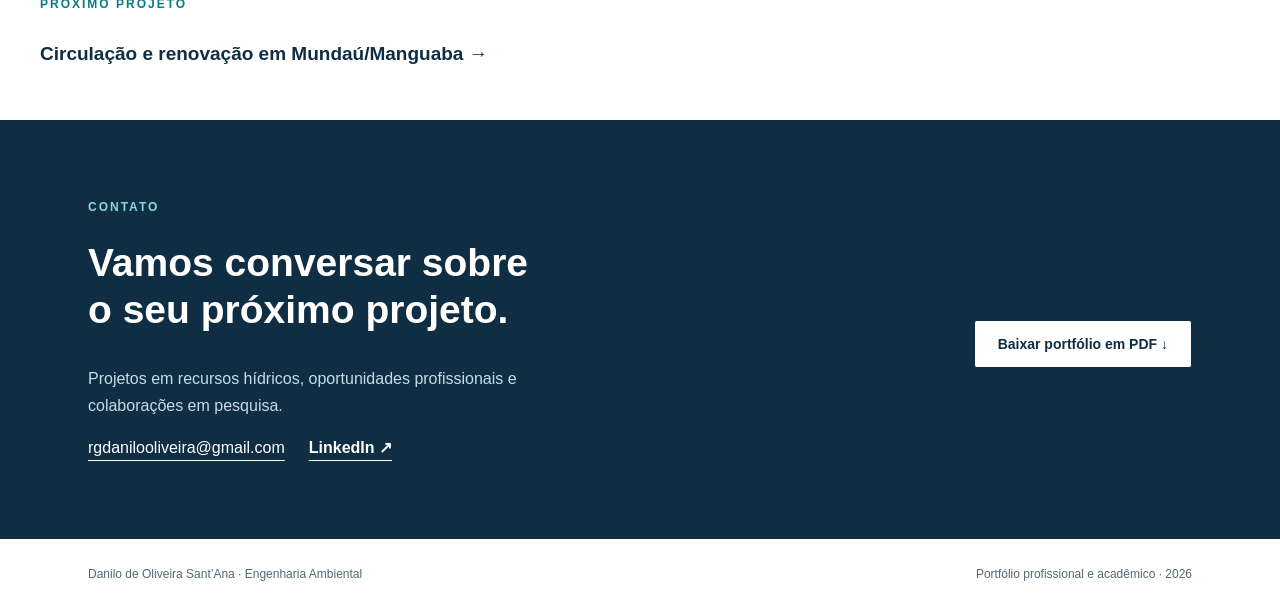
<file: braquiaria.html>
<!doctype html><html lang="pt-BR"><head><meta charset="utf-8"><meta name="viewport" content="width=device-width,initial-scale=1"><title>Dispersão de braquiária no Guaraguaçu | Danilo Sant’Ana</title><meta name="description" content="Simulação do espalhamento de uma espécie invasora sob cenários seco e chuvoso no estuário do rio Guaraguaçu."><meta name="theme-color" content="#102e43"><link rel="icon" type="image/png" href="assets/simbolo-ambiental-v1.png"><link rel="stylesheet" href="style.css"><script src="site.js" defer></script></head><body><a class="skip" href="#conteudo">Ir para o conteúdo</a><header><div class="wrap nav"><a class="brand" href="index.html"><span class="brand-symbol"><img src="assets/simbolo-ambiental-v1.png" alt=""></span>Danilo Sant’Ana</a><button class="menu" aria-controls="menu-principal" aria-expanded="false">Menu</button><nav class="navlinks" id="menu-principal" aria-label="Navegação principal"><a href="index.html#sobre">Sobre</a><a href="index.html#projetos">Projetos</a><a href="index.html#experiencia">Experiência</a><a href="index.html#pesquisa">Pesquisa</a><a href="index.html#contato">Contato</a></nav></div></header><main id="conteudo"><div class="wrap detail-hero"><a class="back" href="index.html#projetos">← Todos os projetos</a><h1>Dispersão de braquiária no Guaraguaçu</h1><p class="lead">Simulação do espalhamento de uma espécie invasora sob cenários seco e chuvoso no estuário do rio Guaraguaçu.</p><div class="detail-meta"><span>Hidrodinâmica e ecologia estuarina</span><span>Rio Guaraguaçu, PR</span><span>2025</span></div></div><div class="wrap detail-layout"><article><h2>O desafio</h2><p>Investigar como vazão, salinidade e retenção nas margens influenciam o deslocamento e a possível fixação da braquiária em um estuário tropical.</p><h2>Como o estudo foi desenvolvido</h2><p>Simulações hidrodinâmicas e de transporte Lagrangeano de partículas inertes para representar a braquiária, comparando cenários seco e chuvoso e hipóteses de absorção total ou nula nas margens.</p><div class="tags"><span class="tag">SisBaHiA®</span><span class="tag">Transporte Lagrangeano</span><span class="tag">Espécie invasora</span></div><div class="result"><p class="eyebrow">Principal resultado</p><p>No período chuvoso, as partículas alcançaram a embocadura e deixaram o domínio após cerca de 25 dias quando não houve absorção. No período seco, permaneceram no estuário por mais tempo; com absorção, a fixação ocorreu sobretudo em trechos sinuosos.</p></div><h2>Aplicação</h2><p>Base para interpretar áreas suscetíveis à retenção de macrófitas invasoras e orientar medidas preventivas, como o controle do aporte de nutrientes no sistema.</p><h2>Minha participação</h2><p>Primeiro autor do artigo científico.</p><p class="credit">Autoria: Danilo de Oliveira Sant’Ana, Cynara de Lourdes da Nóbrega Cunha, Aline Trog Ferreira e Beatriz Silvestre Puchalski.</p><div class="source"><b>Escopo dos resultados</b><p>A braquiária foi representada por partículas inertes e os resultados dependem dos cenários de vazão, salinidade e condições de contorno simulados. Processos biológicos e de crescimento não foram modelados diretamente.</p><b>Referência do estudo</b><p class="source-name">Sant’Ana, D. O. et al. Dispersão da espécie invasora braquiária em um estuário tropical. Revista de Geociências do Nordeste, v. 11, n. 1, p. 988-1003, 2025. DOI: 10.21680/2447-3359.2025v11n1ID38262.</p></div></article><figure class="detail-figure"><a href="assets/braquiaria.png" target="_blank" rel="noopener" aria-label="Abrir figura em tamanho completo"><img src="assets/braquiaria.png" alt="Distribuição simulada de partículas no período chuvoso, com diferentes condições de absorção nas margens. Figura 8 do artigo, p. 13."></a><figcaption>Distribuição simulada de partículas no período chuvoso, com diferentes condições de absorção nas margens. Figura 8 do artigo, p. 13.<br><a href="assets/braquiaria.png" target="_blank" rel="noopener">Ampliar figura ↗</a></figcaption></figure></div><div class="wrap next-project"><p class="eyebrow">Próximo projeto</p><a href="mundau-manguaba.html">Circulação e renovação em Mundaú/Manguaba →</a></div><section class="contact" id="contato"><div class="wrap"><div><p class="eyebrow">Contato</p><h2>Vamos conversar sobre<br>o seu próximo projeto.</h2><p>Projetos em recursos hídricos, oportunidades profissionais e colaborações em pesquisa.</p><div class="contact-links"><a href="mailto:rgdanilooliveira@gmail.com">rgdanilooliveira@gmail.com</a><a href="https://www.linkedin.com/in/rgdanilosantana/" target="_blank" rel="noopener">LinkedIn ↗</a></div></div><div class="actions"><a class="button" href="portfolio-danilo-santana.pdf" download>Baixar portfólio em PDF ↓</a></div></div></section></main><footer><div class="wrap"><span>Danilo de Oliveira Sant’Ana · Engenharia Ambiental</span><span>Portfólio profissional e acadêmico · 2026</span></div></footer></body></html>
</file>
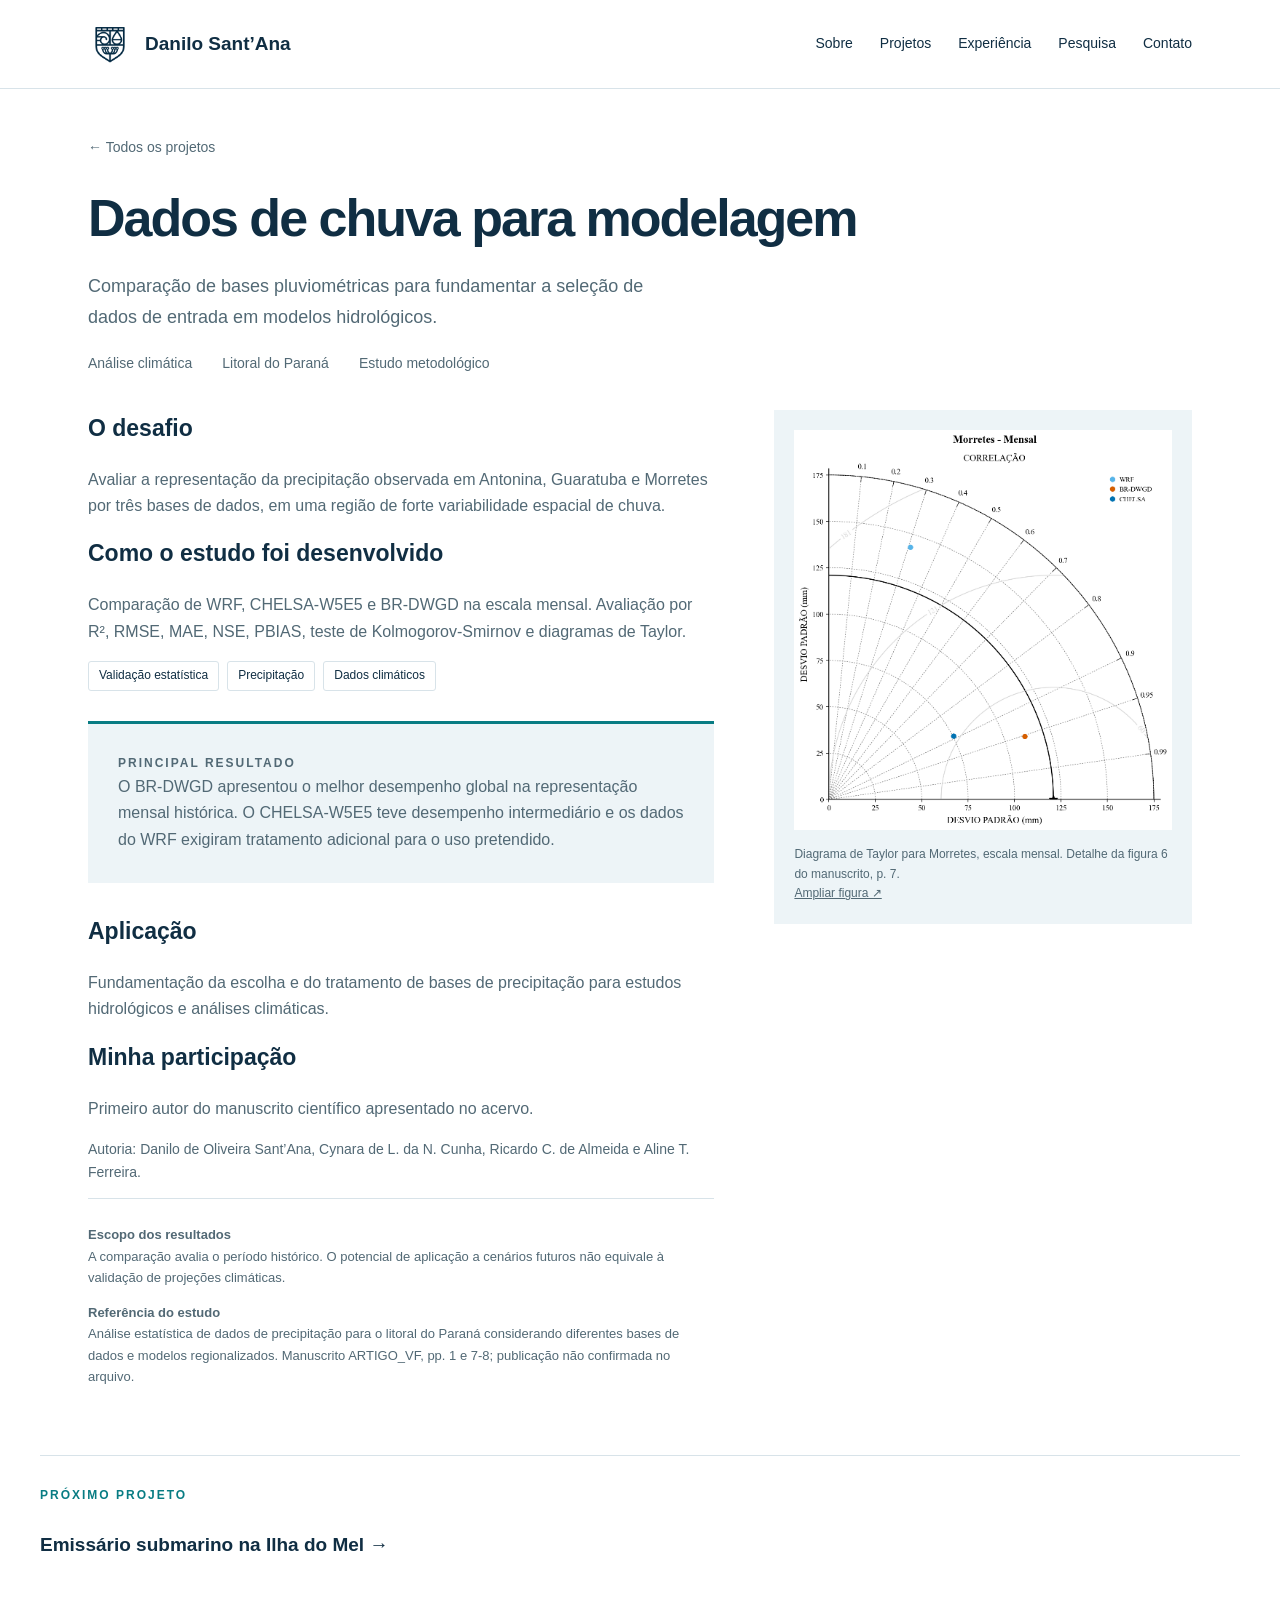
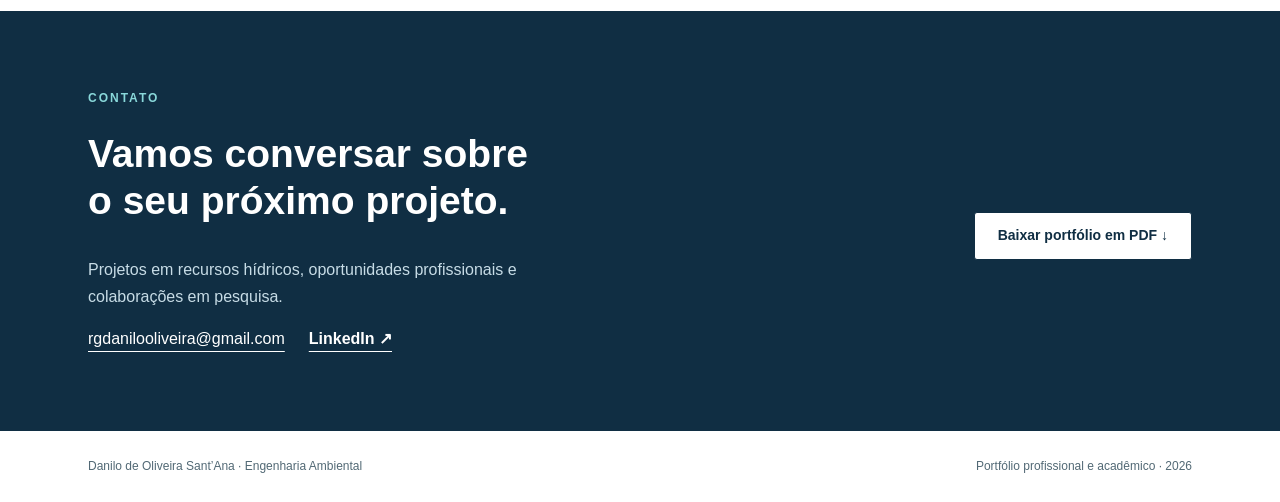
<file: clima.html>
<!doctype html><html lang="pt-BR"><head><meta charset="utf-8"><meta name="viewport" content="width=device-width,initial-scale=1"><title>Dados de chuva para modelagem | Danilo Sant’Ana</title><meta name="description" content="Comparação de bases pluviométricas para fundamentar a seleção de dados de entrada em modelos hidrológicos."><meta name="theme-color" content="#102e43"><link rel="icon" type="image/png" href="assets/simbolo-ambiental-v1.png"><link rel="stylesheet" href="style.css"><script src="site.js" defer></script></head><body><a class="skip" href="#conteudo">Ir para o conteúdo</a><header><div class="wrap nav"><a class="brand" href="index.html"><span class="brand-symbol"><img src="assets/simbolo-ambiental-v1.png" alt=""></span>Danilo Sant’Ana</a><button class="menu" aria-controls="menu-principal" aria-expanded="false">Menu</button><nav class="navlinks" id="menu-principal" aria-label="Navegação principal"><a href="index.html#sobre">Sobre</a><a href="index.html#projetos">Projetos</a><a href="index.html#experiencia">Experiência</a><a href="index.html#pesquisa">Pesquisa</a><a href="index.html#contato">Contato</a></nav></div></header><main id="conteudo"><div class="wrap detail-hero"><a class="back" href="index.html#projetos">← Todos os projetos</a><h1>Dados de chuva para modelagem</h1><p class="lead">Comparação de bases pluviométricas para fundamentar a seleção de dados de entrada em modelos hidrológicos.</p><div class="detail-meta"><span>Análise climática</span><span>Litoral do Paraná</span><span>Estudo metodológico</span></div></div><div class="wrap detail-layout"><article><h2>O desafio</h2><p>Avaliar a representação da precipitação observada em Antonina, Guaratuba e Morretes por três bases de dados, em uma região de forte variabilidade espacial de chuva.</p><h2>Como o estudo foi desenvolvido</h2><p>Comparação de WRF, CHELSA-W5E5 e BR-DWGD na escala mensal. Avaliação por R², RMSE, MAE, NSE, PBIAS, teste de Kolmogorov-Smirnov e diagramas de Taylor.</p><div class="tags"><span class="tag">Validação estatística</span><span class="tag">Precipitação</span><span class="tag">Dados climáticos</span></div><div class="result"><p class="eyebrow">Principal resultado</p><p>O BR-DWGD apresentou o melhor desempenho global na representação mensal histórica. O CHELSA-W5E5 teve desempenho intermediário e os dados do WRF exigiram tratamento adicional para o uso pretendido.</p></div><h2>Aplicação</h2><p>Fundamentação da escolha e do tratamento de bases de precipitação para estudos hidrológicos e análises climáticas.</p><h2>Minha participação</h2><p>Primeiro autor do manuscrito científico apresentado no acervo.</p><p class="credit">Autoria: Danilo de Oliveira Sant’Ana, Cynara de L. da N. Cunha, Ricardo C. de Almeida e Aline T. Ferreira.</p><div class="source"><b>Escopo dos resultados</b><p>A comparação avalia o período histórico. O potencial de aplicação a cenários futuros não equivale à validação de projeções climáticas.</p><b>Referência do estudo</b><p class="source-name">Análise estatística de dados de precipitação para o litoral do Paraná considerando diferentes bases de dados e modelos regionalizados. Manuscrito ARTIGO_VF, pp. 1 e 7-8; publicação não confirmada no arquivo.</p></div></article><figure class="detail-figure"><a href="assets/clima.png" target="_blank" rel="noopener" aria-label="Abrir figura em tamanho completo"><img src="assets/clima.png" alt="Diagrama de Taylor para Morretes, escala mensal. Detalhe da figura 6 do manuscrito, p. 7."></a><figcaption>Diagrama de Taylor para Morretes, escala mensal. Detalhe da figura 6 do manuscrito, p. 7.<br><a href="assets/clima.png" target="_blank" rel="noopener">Ampliar figura ↗</a></figcaption></figure></div><div class="wrap next-project"><p class="eyebrow">Próximo projeto</p><a href="emissario.html">Emissário submarino na Ilha do Mel →</a></div><section class="contact" id="contato"><div class="wrap"><div><p class="eyebrow">Contato</p><h2>Vamos conversar sobre<br>o seu próximo projeto.</h2><p>Projetos em recursos hídricos, oportunidades profissionais e colaborações em pesquisa.</p><div class="contact-links"><a href="mailto:rgdanilooliveira@gmail.com">rgdanilooliveira@gmail.com</a><a href="https://www.linkedin.com/in/rgdanilosantana/" target="_blank" rel="noopener">LinkedIn ↗</a></div></div><div class="actions"><a class="button" href="portfolio-danilo-santana.pdf" download>Baixar portfólio em PDF ↓</a></div></div></section></main><footer><div class="wrap"><span>Danilo de Oliveira Sant’Ana · Engenharia Ambiental</span><span>Portfólio profissional e acadêmico · 2026</span></div></footer></body></html>
</file>
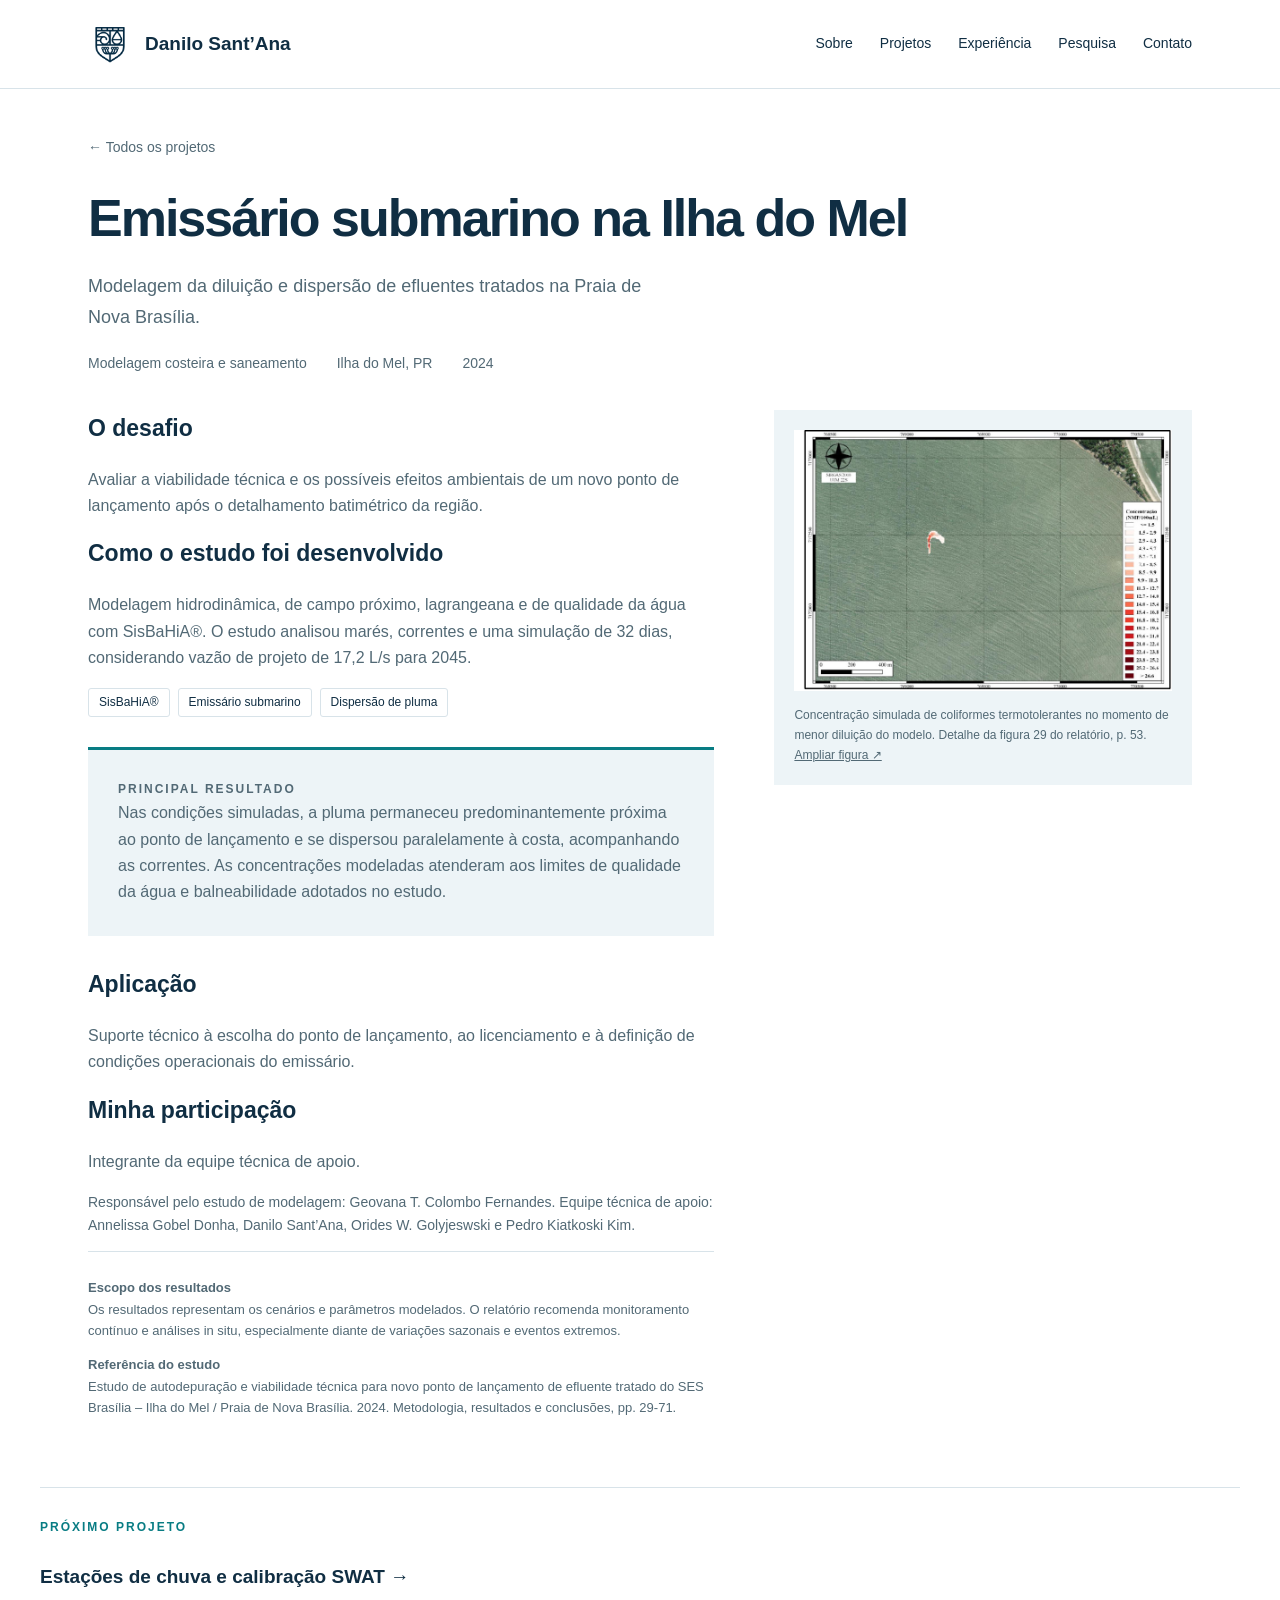
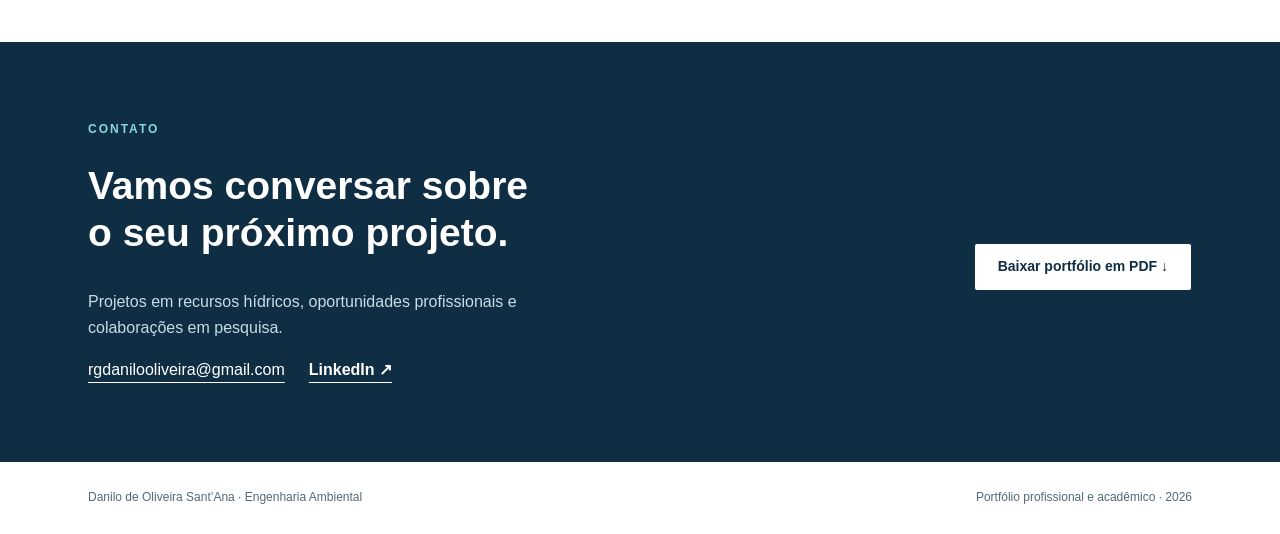
<file: emissario.html>
<!doctype html><html lang="pt-BR"><head><meta charset="utf-8"><meta name="viewport" content="width=device-width,initial-scale=1"><title>Emissário submarino na Ilha do Mel | Danilo Sant’Ana</title><meta name="description" content="Modelagem da diluição e dispersão de efluentes tratados na Praia de Nova Brasília."><meta name="theme-color" content="#102e43"><link rel="icon" type="image/png" href="assets/simbolo-ambiental-v1.png"><link rel="stylesheet" href="style.css"><script src="site.js" defer></script></head><body><a class="skip" href="#conteudo">Ir para o conteúdo</a><header><div class="wrap nav"><a class="brand" href="index.html"><span class="brand-symbol"><img src="assets/simbolo-ambiental-v1.png" alt=""></span>Danilo Sant’Ana</a><button class="menu" aria-controls="menu-principal" aria-expanded="false">Menu</button><nav class="navlinks" id="menu-principal" aria-label="Navegação principal"><a href="index.html#sobre">Sobre</a><a href="index.html#projetos">Projetos</a><a href="index.html#experiencia">Experiência</a><a href="index.html#pesquisa">Pesquisa</a><a href="index.html#contato">Contato</a></nav></div></header><main id="conteudo"><div class="wrap detail-hero"><a class="back" href="index.html#projetos">← Todos os projetos</a><h1>Emissário submarino na Ilha do Mel</h1><p class="lead">Modelagem da diluição e dispersão de efluentes tratados na Praia de Nova Brasília.</p><div class="detail-meta"><span>Modelagem costeira e saneamento</span><span>Ilha do Mel, PR</span><span>2024</span></div></div><div class="wrap detail-layout"><article><h2>O desafio</h2><p>Avaliar a viabilidade técnica e os possíveis efeitos ambientais de um novo ponto de lançamento após o detalhamento batimétrico da região.</p><h2>Como o estudo foi desenvolvido</h2><p>Modelagem hidrodinâmica, de campo próximo, lagrangeana e de qualidade da água com SisBaHiA®. O estudo analisou marés, correntes e uma simulação de 32 dias, considerando vazão de projeto de 17,2 L/s para 2045.</p><div class="tags"><span class="tag">SisBaHiA®</span><span class="tag">Emissário submarino</span><span class="tag">Dispersão de pluma</span></div><div class="result"><p class="eyebrow">Principal resultado</p><p>Nas condições simuladas, a pluma permaneceu predominantemente próxima ao ponto de lançamento e se dispersou paralelamente à costa, acompanhando as correntes. As concentrações modeladas atenderam aos limites de qualidade da água e balneabilidade adotados no estudo.</p></div><h2>Aplicação</h2><p>Suporte técnico à escolha do ponto de lançamento, ao licenciamento e à definição de condições operacionais do emissário.</p><h2>Minha participação</h2><p>Integrante da equipe técnica de apoio.</p><p class="credit">Responsável pelo estudo de modelagem: Geovana T. Colombo Fernandes. Equipe técnica de apoio: Annelissa Gobel Donha, Danilo Sant’Ana, Orides W. Golyjeswski e Pedro Kiatkoski Kim.</p><div class="source"><b>Escopo dos resultados</b><p>Os resultados representam os cenários e parâmetros modelados. O relatório recomenda monitoramento contínuo e análises in situ, especialmente diante de variações sazonais e eventos extremos.</p><b>Referência do estudo</b><p class="source-name">Estudo de autodepuração e viabilidade técnica para novo ponto de lançamento de efluente tratado do SES Brasília – Ilha do Mel / Praia de Nova Brasília. 2024. Metodologia, resultados e conclusões, pp. 29-71.</p></div></article><figure class="detail-figure"><a href="assets/emissario.png" target="_blank" rel="noopener" aria-label="Abrir figura em tamanho completo"><img src="assets/emissario.png" alt="Concentração simulada de coliformes termotolerantes no momento de menor diluição do modelo. Detalhe da figura 29 do relatório, p. 53."></a><figcaption>Concentração simulada de coliformes termotolerantes no momento de menor diluição do modelo. Detalhe da figura 29 do relatório, p. 53.<br><a href="assets/emissario.png" target="_blank" rel="noopener">Ampliar figura ↗</a></figcaption></figure></div><div class="wrap next-project"><p class="eyebrow">Próximo projeto</p><a href="swat-estacoes.html">Estações de chuva e calibração SWAT →</a></div><section class="contact" id="contato"><div class="wrap"><div><p class="eyebrow">Contato</p><h2>Vamos conversar sobre<br>o seu próximo projeto.</h2><p>Projetos em recursos hídricos, oportunidades profissionais e colaborações em pesquisa.</p><div class="contact-links"><a href="mailto:rgdanilooliveira@gmail.com">rgdanilooliveira@gmail.com</a><a href="https://www.linkedin.com/in/rgdanilosantana/" target="_blank" rel="noopener">LinkedIn ↗</a></div></div><div class="actions"><a class="button" href="portfolio-danilo-santana.pdf" download>Baixar portfólio em PDF ↓</a></div></div></section></main><footer><div class="wrap"><span>Danilo de Oliveira Sant’Ana · Engenharia Ambiental</span><span>Portfólio profissional e acadêmico · 2026</span></div></footer></body></html>
</file>
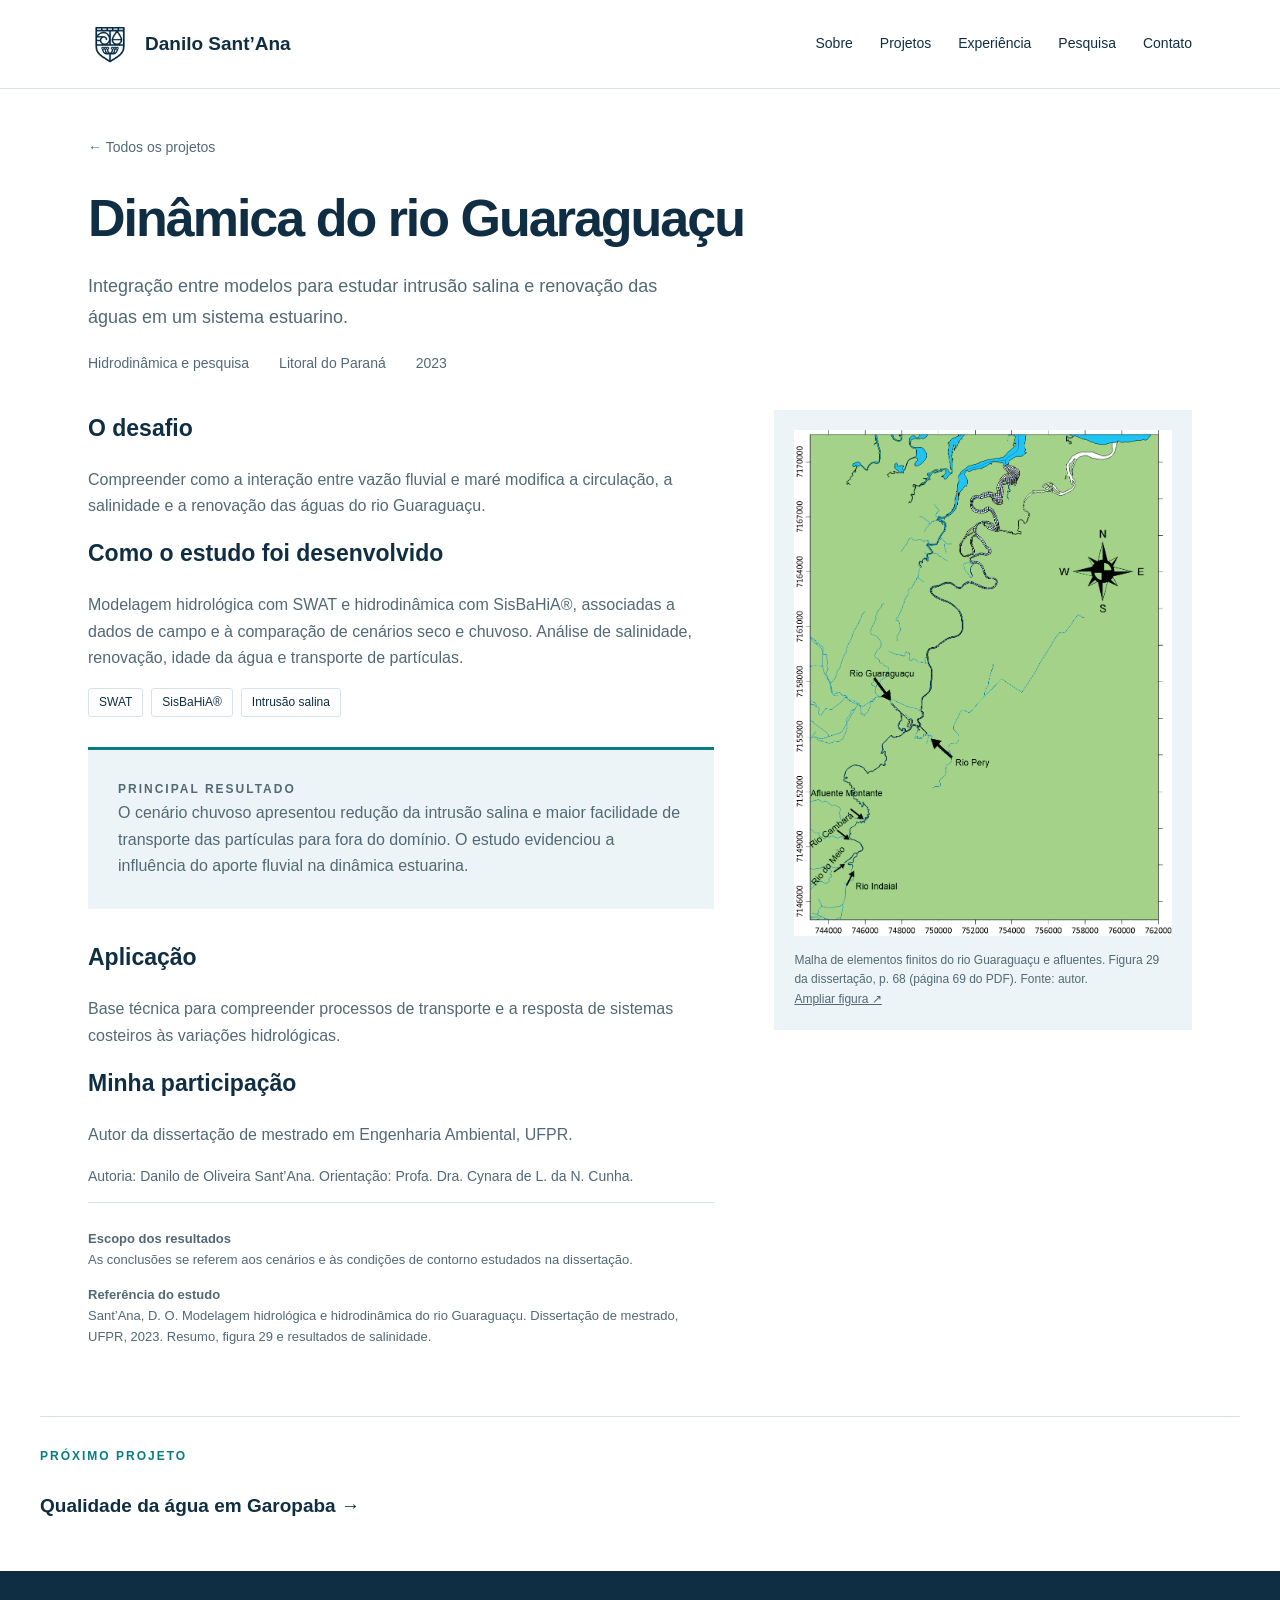
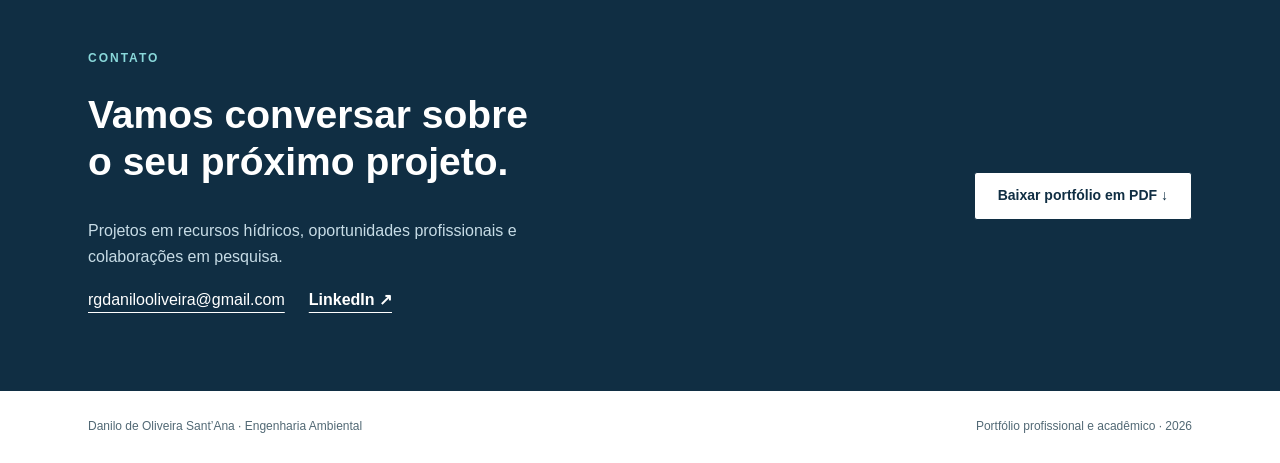
<file: guaraguacu.html>
<!doctype html><html lang="pt-BR"><head><meta charset="utf-8"><meta name="viewport" content="width=device-width,initial-scale=1"><title>Dinâmica do rio Guaraguaçu | Danilo Sant’Ana</title><meta name="description" content="Integração entre modelos para estudar intrusão salina e renovação das águas em um sistema estuarino."><meta name="theme-color" content="#102e43"><link rel="icon" type="image/png" href="assets/simbolo-ambiental-v1.png"><link rel="stylesheet" href="style.css"><script src="site.js" defer></script></head><body><a class="skip" href="#conteudo">Ir para o conteúdo</a><header><div class="wrap nav"><a class="brand" href="index.html"><span class="brand-symbol"><img src="assets/simbolo-ambiental-v1.png" alt=""></span>Danilo Sant’Ana</a><button class="menu" aria-controls="menu-principal" aria-expanded="false">Menu</button><nav class="navlinks" id="menu-principal" aria-label="Navegação principal"><a href="index.html#sobre">Sobre</a><a href="index.html#projetos">Projetos</a><a href="index.html#experiencia">Experiência</a><a href="index.html#pesquisa">Pesquisa</a><a href="index.html#contato">Contato</a></nav></div></header><main id="conteudo"><div class="wrap detail-hero"><a class="back" href="index.html#projetos">← Todos os projetos</a><h1>Dinâmica do rio Guaraguaçu</h1><p class="lead">Integração entre modelos para estudar intrusão salina e renovação das águas em um sistema estuarino.</p><div class="detail-meta"><span>Hidrodinâmica e pesquisa</span><span>Litoral do Paraná</span><span>2023</span></div></div><div class="wrap detail-layout"><article><h2>O desafio</h2><p>Compreender como a interação entre vazão fluvial e maré modifica a circulação, a salinidade e a renovação das águas do rio Guaraguaçu.</p><h2>Como o estudo foi desenvolvido</h2><p>Modelagem hidrológica com SWAT e hidrodinâmica com SisBaHiA®, associadas a dados de campo e à comparação de cenários seco e chuvoso. Análise de salinidade, renovação, idade da água e transporte de partículas.</p><div class="tags"><span class="tag">SWAT</span><span class="tag">SisBaHiA®</span><span class="tag">Intrusão salina</span></div><div class="result"><p class="eyebrow">Principal resultado</p><p>O cenário chuvoso apresentou redução da intrusão salina e maior facilidade de transporte das partículas para fora do domínio. O estudo evidenciou a influência do aporte fluvial na dinâmica estuarina.</p></div><h2>Aplicação</h2><p>Base técnica para compreender processos de transporte e a resposta de sistemas costeiros às variações hidrológicas.</p><h2>Minha participação</h2><p>Autor da dissertação de mestrado em Engenharia Ambiental, UFPR.</p><p class="credit">Autoria: Danilo de Oliveira Sant’Ana. Orientação: Profa. Dra. Cynara de L. da N. Cunha.</p><div class="source"><b>Escopo dos resultados</b><p>As conclusões se referem aos cenários e às condições de contorno estudados na dissertação.</p><b>Referência do estudo</b><p class="source-name">Sant’Ana, D. O. Modelagem hidrológica e hidrodinâmica do rio Guaraguaçu. Dissertação de mestrado, UFPR, 2023. Resumo, figura 29 e resultados de salinidade.</p></div></article><figure class="detail-figure"><a href="assets/guaraguacu.png" target="_blank" rel="noopener" aria-label="Abrir figura em tamanho completo"><img src="assets/guaraguacu.png" alt="Malha de elementos finitos do rio Guaraguaçu e afluentes. Figura 29 da dissertação, p. 68 (página 69 do PDF). Fonte: autor."></a><figcaption>Malha de elementos finitos do rio Guaraguaçu e afluentes. Figura 29 da dissertação, p. 68 (página 69 do PDF). Fonte: autor.<br><a href="assets/guaraguacu.png" target="_blank" rel="noopener">Ampliar figura ↗</a></figcaption></figure></div><div class="wrap next-project"><p class="eyebrow">Próximo projeto</p><a href="autodepuracao.html">Qualidade da água em Garopaba →</a></div><section class="contact" id="contato"><div class="wrap"><div><p class="eyebrow">Contato</p><h2>Vamos conversar sobre<br>o seu próximo projeto.</h2><p>Projetos em recursos hídricos, oportunidades profissionais e colaborações em pesquisa.</p><div class="contact-links"><a href="mailto:rgdanilooliveira@gmail.com">rgdanilooliveira@gmail.com</a><a href="https://www.linkedin.com/in/rgdanilosantana/" target="_blank" rel="noopener">LinkedIn ↗</a></div></div><div class="actions"><a class="button" href="portfolio-danilo-santana.pdf" download>Baixar portfólio em PDF ↓</a></div></div></section></main><footer><div class="wrap"><span>Danilo de Oliveira Sant’Ana · Engenharia Ambiental</span><span>Portfólio profissional e acadêmico · 2026</span></div></footer></body></html>
</file>
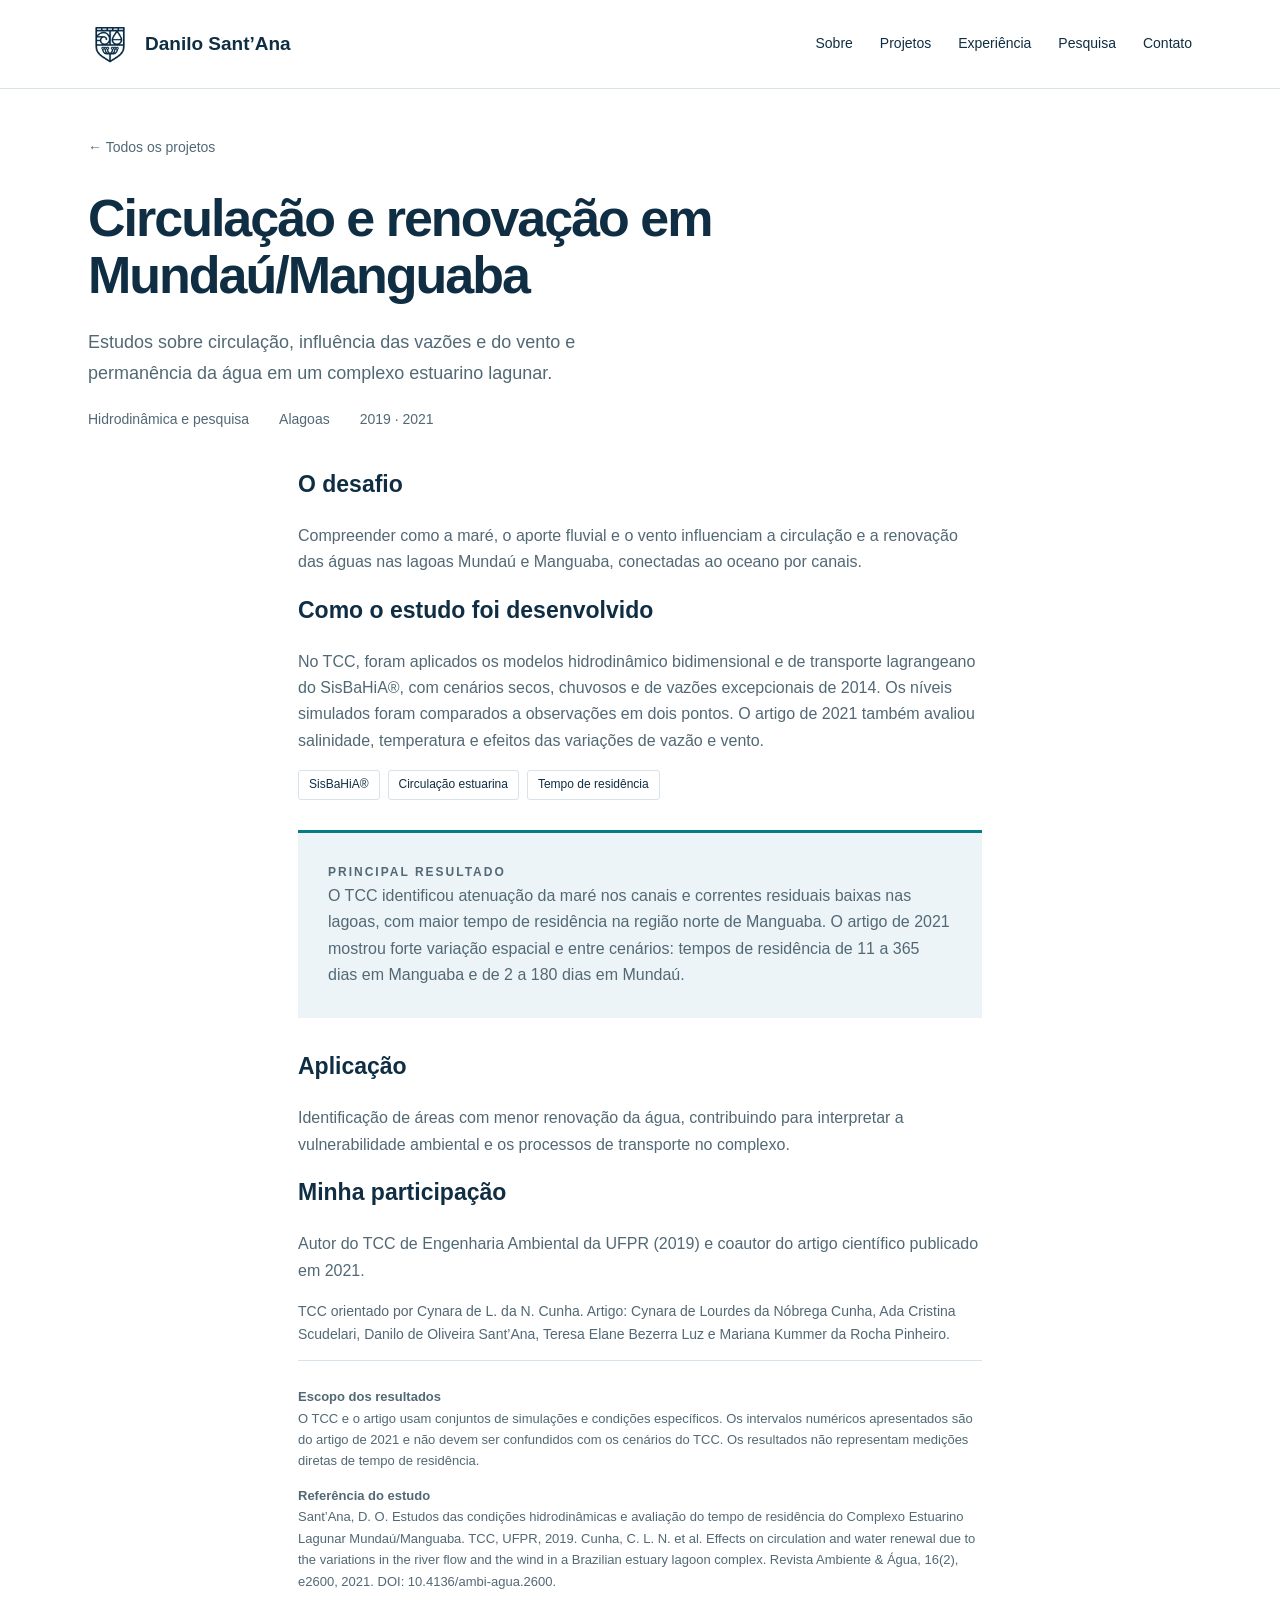
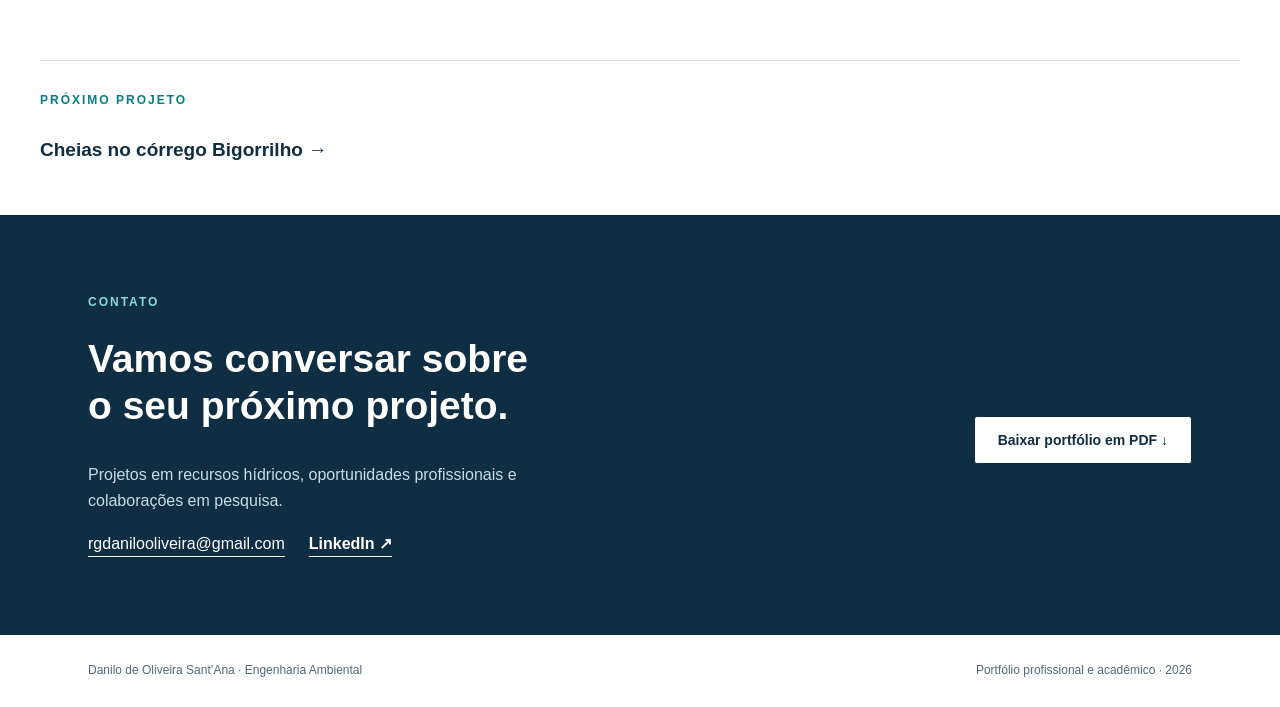
<file: mundau-manguaba.html>
<!doctype html><html lang="pt-BR"><head><meta charset="utf-8"><meta name="viewport" content="width=device-width,initial-scale=1"><title>Circulação e renovação em Mundaú/Manguaba | Danilo Sant’Ana</title><meta name="description" content="Estudos sobre circulação, influência das vazões e do vento e permanência da água em um complexo estuarino lagunar."><meta name="theme-color" content="#102e43"><link rel="icon" type="image/png" href="assets/simbolo-ambiental-v1.png"><link rel="stylesheet" href="style.css"><script src="site.js" defer></script></head><body><a class="skip" href="#conteudo">Ir para o conteúdo</a><header><div class="wrap nav"><a class="brand" href="index.html"><span class="brand-symbol"><img src="assets/simbolo-ambiental-v1.png" alt=""></span>Danilo Sant’Ana</a><button class="menu" aria-controls="menu-principal" aria-expanded="false">Menu</button><nav class="navlinks" id="menu-principal" aria-label="Navegação principal"><a href="index.html#sobre">Sobre</a><a href="index.html#projetos">Projetos</a><a href="index.html#experiencia">Experiência</a><a href="index.html#pesquisa">Pesquisa</a><a href="index.html#contato">Contato</a></nav></div></header><main id="conteudo"><div class="wrap detail-hero"><a class="back" href="index.html#projetos">← Todos os projetos</a><h1>Circulação e renovação em Mundaú/Manguaba</h1><p class="lead">Estudos sobre circulação, influência das vazões e do vento e permanência da água em um complexo estuarino lagunar.</p><div class="detail-meta"><span>Hidrodinâmica e pesquisa</span><span>Alagoas</span><span>2019 · 2021</span></div></div><div class="wrap detail-layout single-column"><article><h2>O desafio</h2><p>Compreender como a maré, o aporte fluvial e o vento influenciam a circulação e a renovação das águas nas lagoas Mundaú e Manguaba, conectadas ao oceano por canais.</p><h2>Como o estudo foi desenvolvido</h2><p>No TCC, foram aplicados os modelos hidrodinâmico bidimensional e de transporte lagrangeano do SisBaHiA®, com cenários secos, chuvosos e de vazões excepcionais de 2014. Os níveis simulados foram comparados a observações em dois pontos. O artigo de 2021 também avaliou salinidade, temperatura e efeitos das variações de vazão e vento.</p><div class="tags"><span class="tag">SisBaHiA®</span><span class="tag">Circulação estuarina</span><span class="tag">Tempo de residência</span></div><div class="result"><p class="eyebrow">Principal resultado</p><p>O TCC identificou atenuação da maré nos canais e correntes residuais baixas nas lagoas, com maior tempo de residência na região norte de Manguaba. O artigo de 2021 mostrou forte variação espacial e entre cenários: tempos de residência de 11 a 365 dias em Manguaba e de 2 a 180 dias em Mundaú.</p></div><h2>Aplicação</h2><p>Identificação de áreas com menor renovação da água, contribuindo para interpretar a vulnerabilidade ambiental e os processos de transporte no complexo.</p><h2>Minha participação</h2><p>Autor do TCC de Engenharia Ambiental da UFPR (2019) e coautor do artigo científico publicado em 2021.</p><p class="credit">TCC orientado por Cynara de L. da N. Cunha. Artigo: Cynara de Lourdes da Nóbrega Cunha, Ada Cristina Scudelari, Danilo de Oliveira Sant’Ana, Teresa Elane Bezerra Luz e Mariana Kummer da Rocha Pinheiro.</p><div class="source"><b>Escopo dos resultados</b><p>O TCC e o artigo usam conjuntos de simulações e condições específicos. Os intervalos numéricos apresentados são do artigo de 2021 e não devem ser confundidos com os cenários do TCC. Os resultados não representam medições diretas de tempo de residência.</p><b>Referência do estudo</b><p class="source-name">Sant’Ana, D. O. Estudos das condições hidrodinâmicas e avaliação do tempo de residência do Complexo Estuarino Lagunar Mundaú/Manguaba. TCC, UFPR, 2019. Cunha, C. L. N. et al. Effects on circulation and water renewal due to the variations in the river flow and the wind in a Brazilian estuary lagoon complex. Revista Ambiente &amp; Água, 16(2), e2600, 2021. DOI: 10.4136/ambi-agua.2600.</p></div></article></div><div class="wrap next-project"><p class="eyebrow">Próximo projeto</p><a href="bigorrilho.html">Cheias no córrego Bigorrilho →</a></div><section class="contact" id="contato"><div class="wrap"><div><p class="eyebrow">Contato</p><h2>Vamos conversar sobre<br>o seu próximo projeto.</h2><p>Projetos em recursos hídricos, oportunidades profissionais e colaborações em pesquisa.</p><div class="contact-links"><a href="mailto:rgdanilooliveira@gmail.com">rgdanilooliveira@gmail.com</a><a href="https://www.linkedin.com/in/rgdanilosantana/" target="_blank" rel="noopener">LinkedIn ↗</a></div></div><div class="actions"><a class="button" href="portfolio-danilo-santana.pdf" download>Baixar portfólio em PDF ↓</a></div></div></section></main><footer><div class="wrap"><span>Danilo de Oliveira Sant’Ana · Engenharia Ambiental</span><span>Portfólio profissional e acadêmico · 2026</span></div></footer></body></html>
</file>
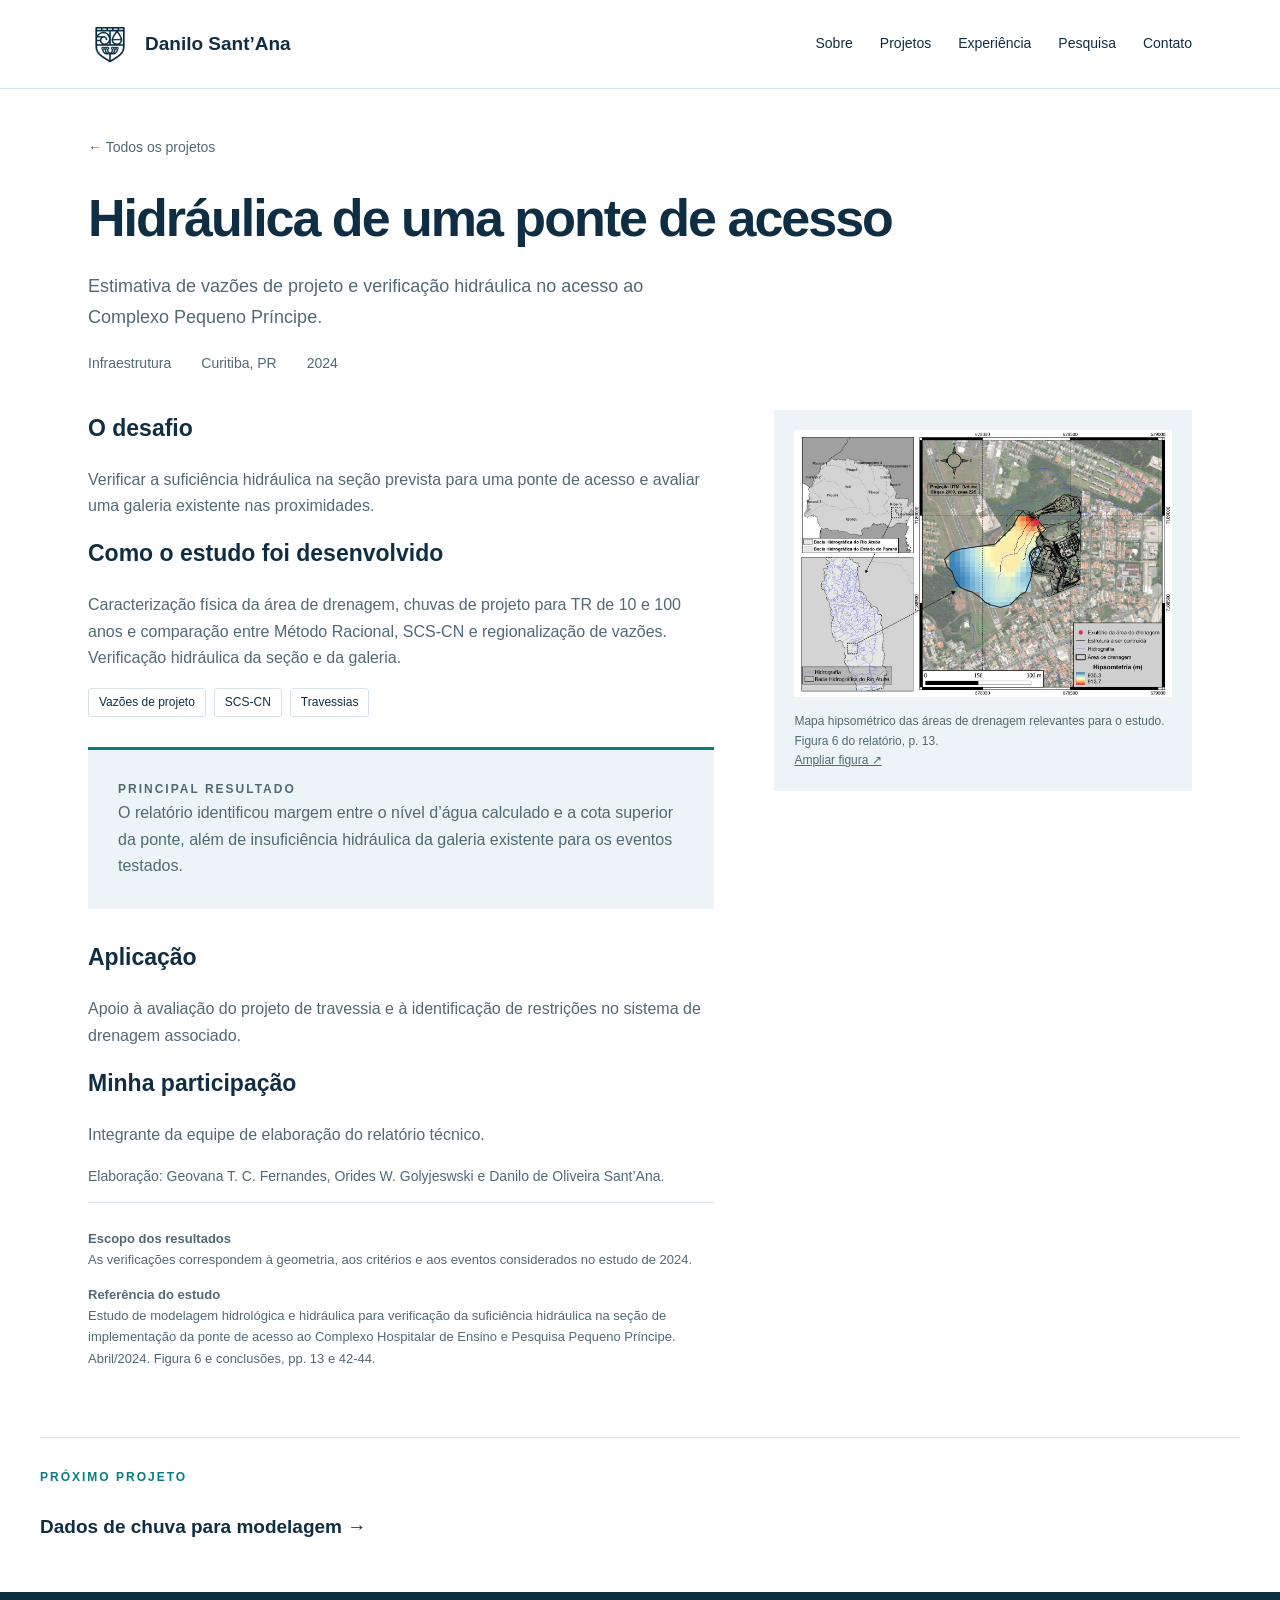
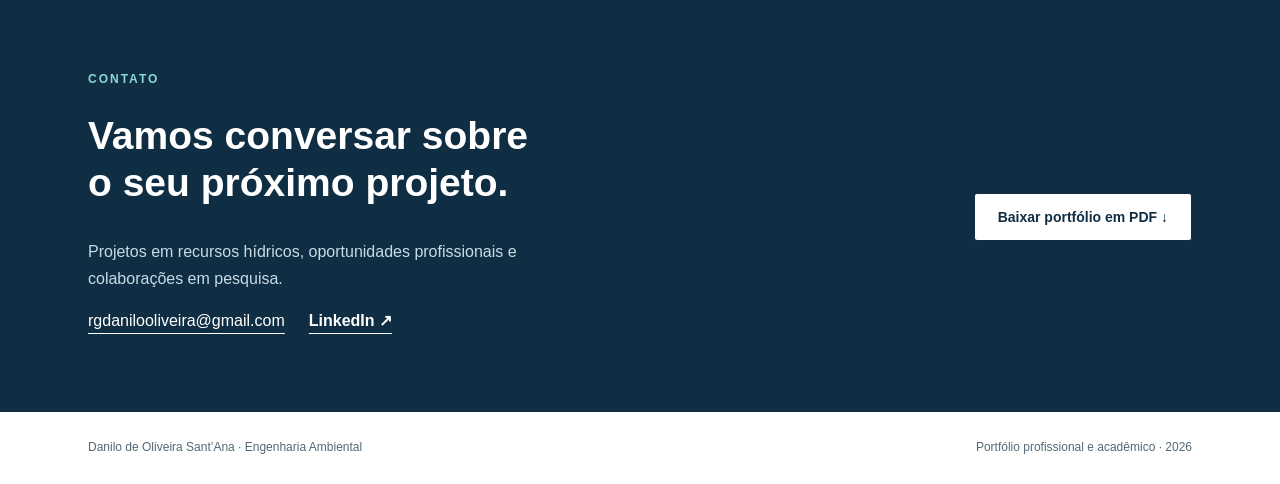
<file: ponte.html>
<!doctype html><html lang="pt-BR"><head><meta charset="utf-8"><meta name="viewport" content="width=device-width,initial-scale=1"><title>Hidráulica de uma ponte de acesso | Danilo Sant’Ana</title><meta name="description" content="Estimativa de vazões de projeto e verificação hidráulica no acesso ao Complexo Pequeno Príncipe."><meta name="theme-color" content="#102e43"><link rel="icon" type="image/png" href="assets/simbolo-ambiental-v1.png"><link rel="stylesheet" href="style.css"><script src="site.js" defer></script></head><body><a class="skip" href="#conteudo">Ir para o conteúdo</a><header><div class="wrap nav"><a class="brand" href="index.html"><span class="brand-symbol"><img src="assets/simbolo-ambiental-v1.png" alt=""></span>Danilo Sant’Ana</a><button class="menu" aria-controls="menu-principal" aria-expanded="false">Menu</button><nav class="navlinks" id="menu-principal" aria-label="Navegação principal"><a href="index.html#sobre">Sobre</a><a href="index.html#projetos">Projetos</a><a href="index.html#experiencia">Experiência</a><a href="index.html#pesquisa">Pesquisa</a><a href="index.html#contato">Contato</a></nav></div></header><main id="conteudo"><div class="wrap detail-hero"><a class="back" href="index.html#projetos">← Todos os projetos</a><h1>Hidráulica de uma ponte de acesso</h1><p class="lead">Estimativa de vazões de projeto e verificação hidráulica no acesso ao Complexo Pequeno Príncipe.</p><div class="detail-meta"><span>Infraestrutura</span><span>Curitiba, PR</span><span>2024</span></div></div><div class="wrap detail-layout"><article><h2>O desafio</h2><p>Verificar a suficiência hidráulica na seção prevista para uma ponte de acesso e avaliar uma galeria existente nas proximidades.</p><h2>Como o estudo foi desenvolvido</h2><p>Caracterização física da área de drenagem, chuvas de projeto para TR de 10 e 100 anos e comparação entre Método Racional, SCS-CN e regionalização de vazões. Verificação hidráulica da seção e da galeria.</p><div class="tags"><span class="tag">Vazões de projeto</span><span class="tag">SCS-CN</span><span class="tag">Travessias</span></div><div class="result"><p class="eyebrow">Principal resultado</p><p>O relatório identificou margem entre o nível d’água calculado e a cota superior da ponte, além de insuficiência hidráulica da galeria existente para os eventos testados.</p></div><h2>Aplicação</h2><p>Apoio à avaliação do projeto de travessia e à identificação de restrições no sistema de drenagem associado.</p><h2>Minha participação</h2><p>Integrante da equipe de elaboração do relatório técnico.</p><p class="credit">Elaboração: Geovana T. C. Fernandes, Orides W. Golyjeswski e Danilo de Oliveira Sant’Ana.</p><div class="source"><b>Escopo dos resultados</b><p>As verificações correspondem à geometria, aos critérios e aos eventos considerados no estudo de 2024.</p><b>Referência do estudo</b><p class="source-name">Estudo de modelagem hidrológica e hidráulica para verificação da suficiência hidráulica na seção de implementação da ponte de acesso ao Complexo Hospitalar de Ensino e Pesquisa Pequeno Príncipe. Abril/2024. Figura 6 e conclusões, pp. 13 e 42-44.</p></div></article><figure class="detail-figure"><a href="assets/ponte.jpg" target="_blank" rel="noopener" aria-label="Abrir figura em tamanho completo"><img src="assets/ponte.jpg" alt="Mapa hipsométrico das áreas de drenagem relevantes para o estudo. Figura 6 do relatório, p. 13."></a><figcaption>Mapa hipsométrico das áreas de drenagem relevantes para o estudo. Figura 6 do relatório, p. 13.<br><a href="assets/ponte.jpg" target="_blank" rel="noopener">Ampliar figura ↗</a></figcaption></figure></div><div class="wrap next-project"><p class="eyebrow">Próximo projeto</p><a href="clima.html">Dados de chuva para modelagem →</a></div><section class="contact" id="contato"><div class="wrap"><div><p class="eyebrow">Contato</p><h2>Vamos conversar sobre<br>o seu próximo projeto.</h2><p>Projetos em recursos hídricos, oportunidades profissionais e colaborações em pesquisa.</p><div class="contact-links"><a href="mailto:rgdanilooliveira@gmail.com">rgdanilooliveira@gmail.com</a><a href="https://www.linkedin.com/in/rgdanilosantana/" target="_blank" rel="noopener">LinkedIn ↗</a></div></div><div class="actions"><a class="button" href="portfolio-danilo-santana.pdf" download>Baixar portfólio em PDF ↓</a></div></div></section></main><footer><div class="wrap"><span>Danilo de Oliveira Sant’Ana · Engenharia Ambiental</span><span>Portfólio profissional e acadêmico · 2026</span></div></footer></body></html>
</file>
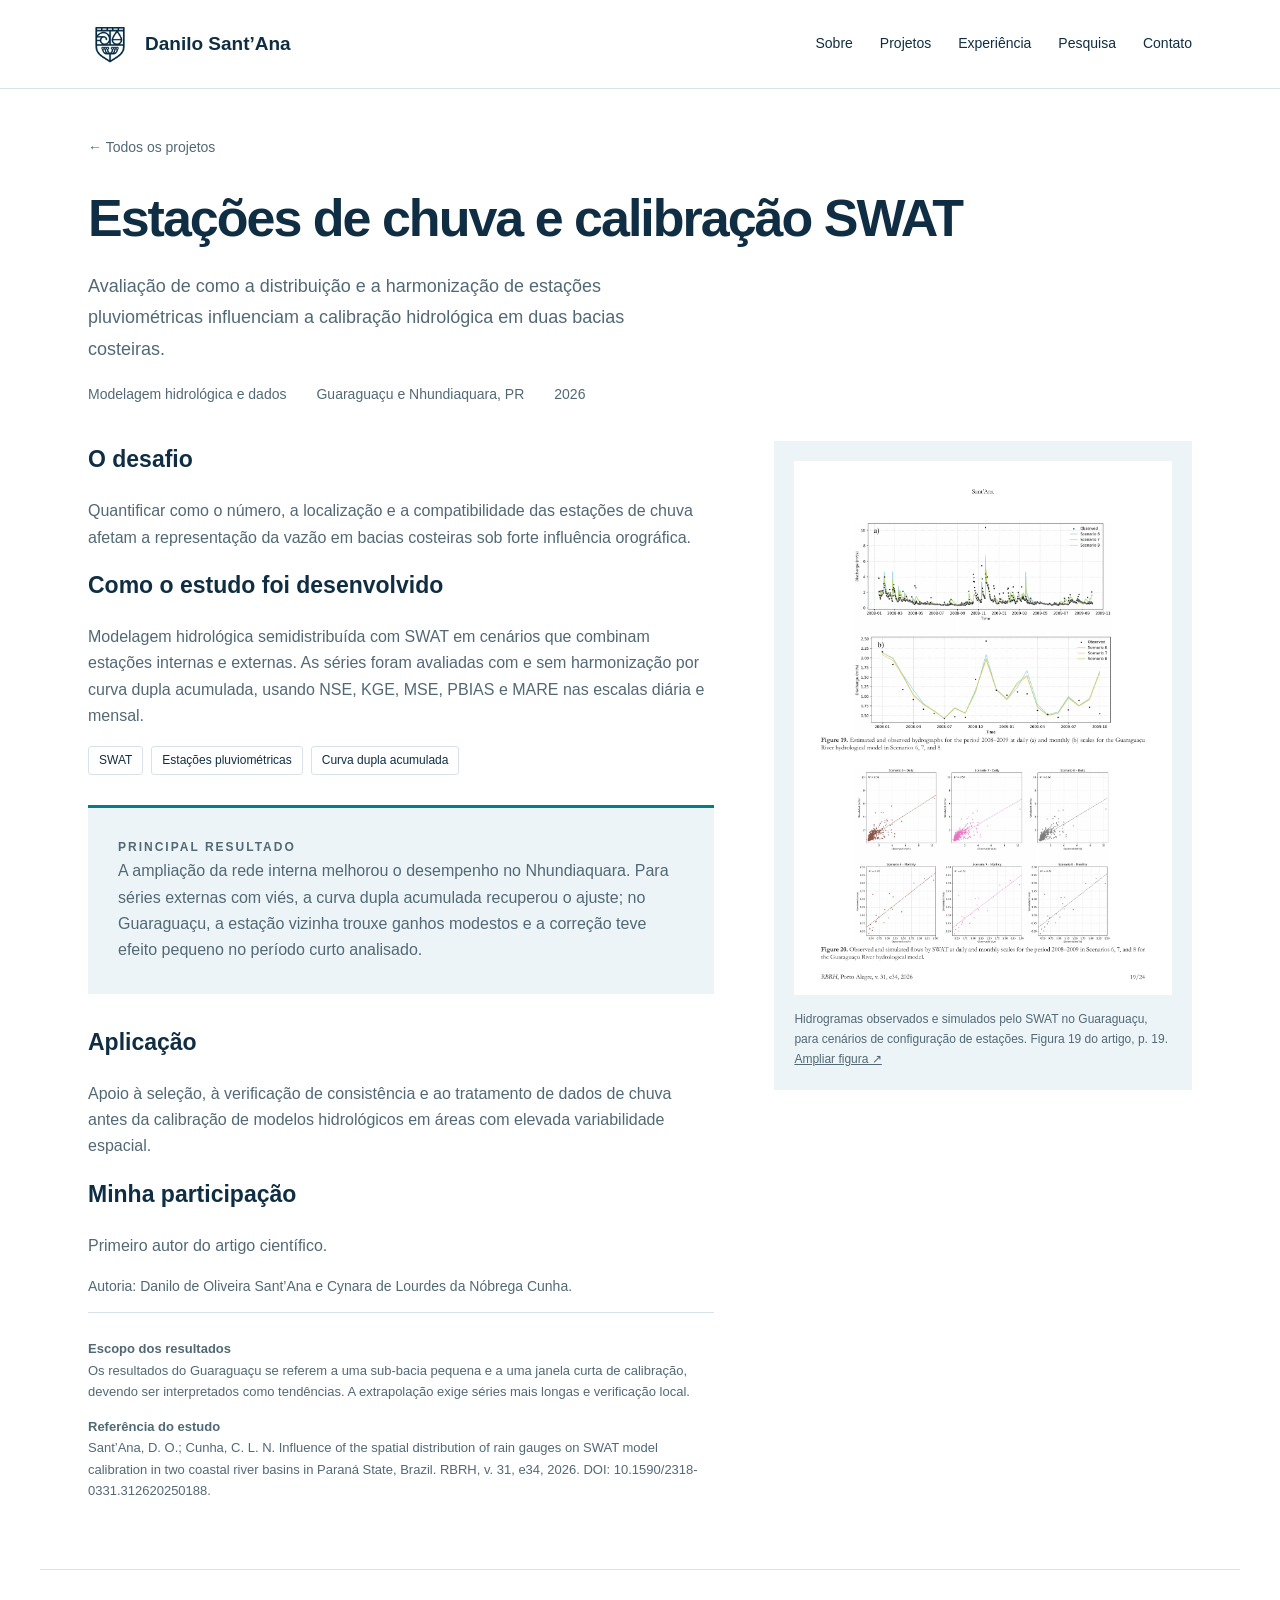
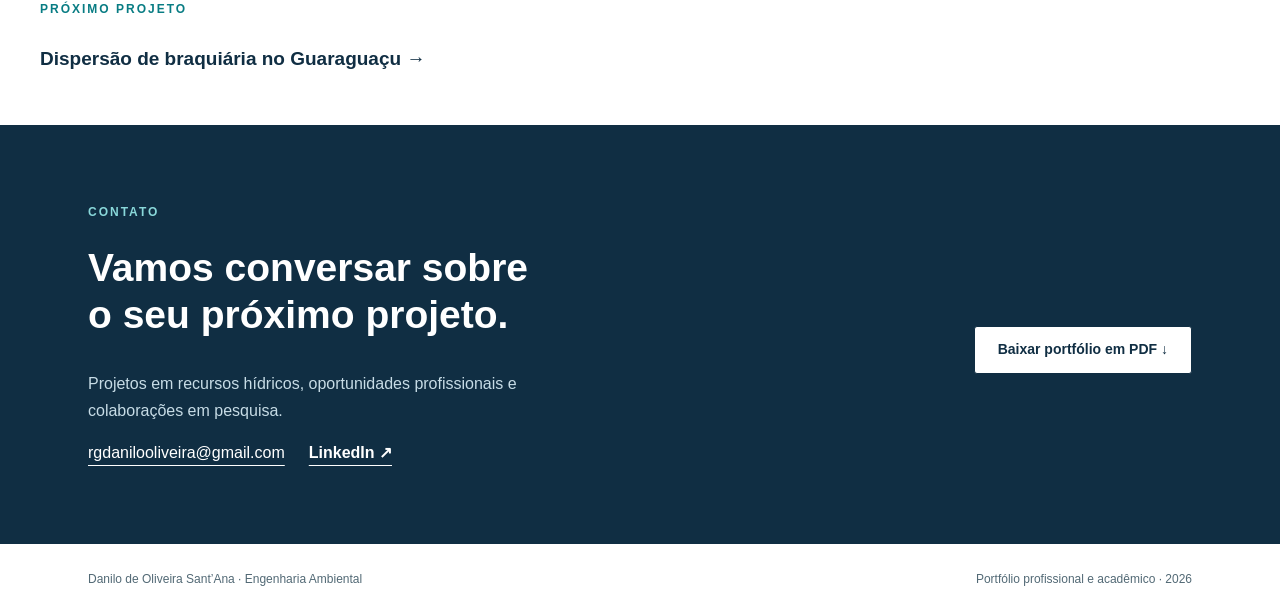
<file: swat-estacoes.html>
<!doctype html><html lang="pt-BR"><head><meta charset="utf-8"><meta name="viewport" content="width=device-width,initial-scale=1"><title>Estações de chuva e calibração SWAT | Danilo Sant’Ana</title><meta name="description" content="Avaliação de como a distribuição e a harmonização de estações pluviométricas influenciam a calibração hidrológica em duas bacias costeiras."><meta name="theme-color" content="#102e43"><link rel="icon" type="image/png" href="assets/simbolo-ambiental-v1.png"><link rel="stylesheet" href="style.css"><script src="site.js" defer></script></head><body><a class="skip" href="#conteudo">Ir para o conteúdo</a><header><div class="wrap nav"><a class="brand" href="index.html"><span class="brand-symbol"><img src="assets/simbolo-ambiental-v1.png" alt=""></span>Danilo Sant’Ana</a><button class="menu" aria-controls="menu-principal" aria-expanded="false">Menu</button><nav class="navlinks" id="menu-principal" aria-label="Navegação principal"><a href="index.html#sobre">Sobre</a><a href="index.html#projetos">Projetos</a><a href="index.html#experiencia">Experiência</a><a href="index.html#pesquisa">Pesquisa</a><a href="index.html#contato">Contato</a></nav></div></header><main id="conteudo"><div class="wrap detail-hero"><a class="back" href="index.html#projetos">← Todos os projetos</a><h1>Estações de chuva e calibração SWAT</h1><p class="lead">Avaliação de como a distribuição e a harmonização de estações pluviométricas influenciam a calibração hidrológica em duas bacias costeiras.</p><div class="detail-meta"><span>Modelagem hidrológica e dados</span><span>Guaraguaçu e Nhundiaquara, PR</span><span>2026</span></div></div><div class="wrap detail-layout"><article><h2>O desafio</h2><p>Quantificar como o número, a localização e a compatibilidade das estações de chuva afetam a representação da vazão em bacias costeiras sob forte influência orográfica.</p><h2>Como o estudo foi desenvolvido</h2><p>Modelagem hidrológica semidistribuída com SWAT em cenários que combinam estações internas e externas. As séries foram avaliadas com e sem harmonização por curva dupla acumulada, usando NSE, KGE, MSE, PBIAS e MARE nas escalas diária e mensal.</p><div class="tags"><span class="tag">SWAT</span><span class="tag">Estações pluviométricas</span><span class="tag">Curva dupla acumulada</span></div><div class="result"><p class="eyebrow">Principal resultado</p><p>A ampliação da rede interna melhorou o desempenho no Nhundiaquara. Para séries externas com viés, a curva dupla acumulada recuperou o ajuste; no Guaraguaçu, a estação vizinha trouxe ganhos modestos e a correção teve efeito pequeno no período curto analisado.</p></div><h2>Aplicação</h2><p>Apoio à seleção, à verificação de consistência e ao tratamento de dados de chuva antes da calibração de modelos hidrológicos em áreas com elevada variabilidade espacial.</p><h2>Minha participação</h2><p>Primeiro autor do artigo científico.</p><p class="credit">Autoria: Danilo de Oliveira Sant’Ana e Cynara de Lourdes da Nóbrega Cunha.</p><div class="source"><b>Escopo dos resultados</b><p>Os resultados do Guaraguaçu se referem a uma sub-bacia pequena e a uma janela curta de calibração, devendo ser interpretados como tendências. A extrapolação exige séries mais longas e verificação local.</p><b>Referência do estudo</b><p class="source-name">Sant’Ana, D. O.; Cunha, C. L. N. Influence of the spatial distribution of rain gauges on SWAT model calibration in two coastal river basins in Paraná State, Brazil. RBRH, v. 31, e34, 2026. DOI: 10.1590/2318-0331.312620250188.</p></div></article><figure class="detail-figure"><a href="assets/swat-estacoes.png" target="_blank" rel="noopener" aria-label="Abrir figura em tamanho completo"><img src="assets/swat-estacoes.png" alt="Hidrogramas observados e simulados pelo SWAT no Guaraguaçu, para cenários de configuração de estações. Figura 19 do artigo, p. 19."></a><figcaption>Hidrogramas observados e simulados pelo SWAT no Guaraguaçu, para cenários de configuração de estações. Figura 19 do artigo, p. 19.<br><a href="assets/swat-estacoes.png" target="_blank" rel="noopener">Ampliar figura ↗</a></figcaption></figure></div><div class="wrap next-project"><p class="eyebrow">Próximo projeto</p><a href="braquiaria.html">Dispersão de braquiária no Guaraguaçu →</a></div><section class="contact" id="contato"><div class="wrap"><div><p class="eyebrow">Contato</p><h2>Vamos conversar sobre<br>o seu próximo projeto.</h2><p>Projetos em recursos hídricos, oportunidades profissionais e colaborações em pesquisa.</p><div class="contact-links"><a href="mailto:rgdanilooliveira@gmail.com">rgdanilooliveira@gmail.com</a><a href="https://www.linkedin.com/in/rgdanilosantana/" target="_blank" rel="noopener">LinkedIn ↗</a></div></div><div class="actions"><a class="button" href="portfolio-danilo-santana.pdf" download>Baixar portfólio em PDF ↓</a></div></div></section></main><footer><div class="wrap"><span>Danilo de Oliveira Sant’Ana · Engenharia Ambiental</span><span>Portfólio profissional e acadêmico · 2026</span></div></footer></body></html>
</file>
<file: style.css>
:root{--ink:#102e43;--muted:#526975;--blue:#123e59;--teal:#087c83;--line:#d8e3e9;--pale:#edf4f7;--white:#fff}*{box-sizing:border-box}html{scroll-behavior:smooth;scroll-padding-top:95px}body{margin:0;color:var(--ink);background:#fff;font:16px/1.65 Portfolio,'Segoe UI',sans-serif}a{color:inherit}img{max-width:100%;display:block}button{font:inherit}.wrap{max-width:1200px;margin:auto;padding:0 48px}header{background:#fff;border-bottom:1px solid var(--line);position:sticky;top:0;z-index:5}.nav{min-height:88px;display:flex;align-items:center;justify-content:space-between;gap:25px}.brand{text-decoration:none;font-size:19px;font-weight:700;display:flex;gap:13px;align-items:center}.monogram{display:grid;place-items:center;width:42px;height:42px;background:var(--ink);color:white;font-size:16px;border-radius:50%}.navlinks{display:flex;gap:27px;align-items:center}.navlinks a{text-decoration:none;font-size:14px}.navlinks a:hover{text-decoration:underline;text-underline-offset:7px}.menu{display:none}.eyebrow{text-transform:uppercase;letter-spacing:2px;font-size:12px;font-weight:700;color:var(--teal);margin:0 0 23px}.hero{display:grid;grid-template-columns:1.1fr .9fr;gap:60px;align-items:center;padding-top:70px;padding-bottom:60px}h1,h2,h3,p{margin-top:0}h1{font-size:clamp(40px,4.5vw,64px);line-height:1.08;letter-spacing:-2px;font-weight:700;margin-bottom:24px}h1 em{font-style:normal;color:var(--teal)}.lead{font-size:18px;line-height:1.75;color:var(--muted);max-width:590px}.actions{display:flex;gap:14px;flex-wrap:wrap;margin-top:30px}.button{display:inline-flex;align-items:center;justify-content:center;min-height:48px;padding:11px 23px;background:var(--ink);color:white;text-decoration:none;font-size:14px;font-weight:700;border:1px solid var(--ink);border-radius:3px}.button:hover{background:var(--teal);border-color:var(--teal)}.button.secondary{background:transparent;color:var(--ink);border-color:var(--line)}.hero-map{margin:0;background:var(--pale);padding:15px;position:relative}.hero-map img{width:100%;aspect-ratio:1.12;object-fit:cover;object-position:center}.hero-map figcaption{font-size:12px;color:var(--muted);padding-top:12px;display:flex;justify-content:space-between;gap:12px}.strip{border-top:1px solid var(--line);border-bottom:1px solid var(--line);padding:18px 0}.strip .wrap{display:flex;gap:30px;justify-content:space-between;font-size:13px;color:var(--muted)}section{padding:78px 0}.section-head{display:flex;justify-content:space-between;align-items:end;gap:40px;margin-bottom:34px}.section-head h2{font-size:36px;line-height:1.2;letter-spacing:-1px;margin-bottom:0}.section-head p{max-width:360px;color:var(--muted);font-size:15px;margin:0}.projects{display:grid;grid-template-columns:repeat(3,1fr);gap:30px}.project{display:block;text-decoration:none;border-bottom:1px solid var(--line);padding-bottom:20px}.project img{width:100%;height:215px;object-fit:contain;background:var(--pale);padding:13px;transition:transform .2s}.project:hover img{transform:translateY(-4px)}.project .type{font-size:11px;text-transform:uppercase;letter-spacing:1px;color:var(--teal);font-weight:700;margin:20px 0 9px}.project h3{font-size:22px;line-height:1.3;margin-bottom:12px}.project p{font-size:14px;color:var(--muted);margin-bottom:18px}.project .more{font-size:14px;font-weight:700}.soft{background:var(--pale)}.skills{display:grid;grid-template-columns:repeat(3,1fr);gap:40px}.skill{border-top:2px solid var(--teal);padding-top:22px}.skill .num{font-size:12px;color:var(--teal)}.skill h3{font-size:23px;line-height:1.25;margin:17px 0}.skill p{color:var(--muted);font-size:15px}.tags{display:flex;gap:8px;flex-wrap:wrap}.tag{font-size:12px;border:1px solid var(--line);padding:4px 10px;border-radius:3px}.about{display:grid;grid-template-columns:.8fr 1.2fr;gap:80px}.about h2{font-size:40px;line-height:1.2;letter-spacing:-1px}.about p{color:var(--muted)}.facts{display:grid;grid-template-columns:1fr 1fr;gap:25px;margin-top:28px}.facts div{border-top:1px solid var(--line);padding-top:16px}.facts b{display:block;font-size:16px}.facts span{font-size:13px;color:var(--muted)}.research-list{border-top:1px solid var(--line)}.research-item{display:grid;grid-template-columns:110px 1fr auto;gap:25px;padding:24px 0;border-bottom:1px solid var(--line)}.research-item small{color:var(--teal);font-size:12px}.research-item h3{font-size:18px;margin-bottom:5px}.research-item p{font-size:14px;color:var(--muted);margin:0}.research-item a{align-self:center;font-size:14px}.contact{background:var(--ink);color:white}.contact .wrap{display:flex;justify-content:space-between;align-items:center;gap:40px}.contact .eyebrow{color:#89d8da}.contact h2{font-size:39px;line-height:1.2;max-width:520px}.contact p{color:#c7dce6;max-width:510px}.contact a{color:#fff;text-underline-offset:7px;overflow-wrap:anywhere}.contact .button{background:white;color:var(--ink)}footer{padding:26px 0;font-size:12px;color:var(--muted)}footer .wrap{display:flex;justify-content:space-between;gap:20px}.skip{position:fixed;top:-100px;left:16px;z-index:10;background:white;padding:12px}.skip:focus{top:10px}:focus-visible{outline:3px solid #0b9299;outline-offset:5px}.detail-hero{padding-top:45px;padding-bottom:35px}.back{font-size:14px;text-decoration:none;color:var(--muted)}.detail-hero h1{max-width:900px;font-size:52px;margin-top:30px}.detail-meta{display:flex;gap:30px;color:var(--muted);font-size:14px}.detail-layout{display:grid;grid-template-columns:1.2fr .8fr;gap:60px;padding-bottom:55px}.detail-layout h2{font-size:23px}.detail-layout p{color:var(--muted)}.result{background:var(--pale);padding:30px;border-top:3px solid var(--teal);margin:30px 0}.result p{margin-bottom:0}.detail-figure{margin:0;background:var(--pale);padding:20px;align-self:start}.detail-figure img{width:100%;max-height:620px;object-fit:contain}.detail-figure figcaption{font-size:12px;margin-top:15px;color:var(--muted)}.source{font-size:13px;color:var(--muted);border-top:1px solid var(--line);padding-top:25px}.credit{font-size:14px}.next-project{border-top:1px solid var(--line);padding:30px 0 50px}.next-project a{font-size:19px;font-weight:700;text-decoration:none}.source-name{overflow-wrap:anywhere}
@media(max-width:900px){.wrap{padding:0 28px}.hero{gap:30px}.projects{grid-template-columns:repeat(2,1fr)}.skills{gap:24px}.about{gap:35px}.navlinks{gap:16px}.detail-layout{gap:30px}.contact h2{font-size:31px}}@media(max-width:680px){.wrap{padding-left:22px;padding-right:22px}.nav{min-height:74px}.brand{font-size:16px}.menu{display:block;border:1px solid var(--line);padding:7px 12px;background:white;color:var(--ink);font-size:14px}.navlinks{display:none;position:absolute;top:74px;left:0;right:0;background:white;padding:24px;box-shadow:0 10px 15px #102e4310;flex-direction:column;align-items:start}.navlinks.open{display:flex}.hero{grid-template-columns:1fr;padding-top:45px;padding-bottom:35px;gap:34px}h1{font-size:43px;letter-spacing:-1.5px}.lead{font-size:17px}.hero-map img{aspect-ratio:1.6}.strip .wrap{flex-wrap:wrap;gap:8px 20px;font-size:12px}section{padding:50px 0}.section-head{display:block}.section-head h2{font-size:31px;margin-bottom:16px}.projects,.skills,.about,.detail-layout{grid-template-columns:1fr}.projects{gap:28px}.project img{height:240px}.skills{gap:28px}.about{gap:12px}.about h2{font-size:33px}.research-item{grid-template-columns:1fr;gap:7px}.research-item a{justify-self:start}.contact .wrap{display:block}.contact .actions{margin-top:25px}footer .wrap{display:block}.detail-hero h1{font-size:39px}.detail-meta{gap:10px;flex-wrap:wrap}.detail-layout{gap:20px}.facts{grid-template-columns:1fr}.detail-figure{order:-1}.detail-figure img{max-height:480px}}@media(prefers-reduced-motion:reduce){html{scroll-behavior:auto}*{transition:none!important}}

.brand-symbol{display:grid;place-items:center;width:44px;height:44px}.brand-symbol img{width:42px;height:42px;object-fit:contain}.hero-symbol{margin:0;min-height:430px;background:linear-gradient(145deg,#edf4f7,#e1eef2);display:grid;place-items:center;padding:48px;position:relative;overflow:hidden}.hero-symbol:after{content:"";position:absolute;width:190px;height:190px;border:1px solid #087c8330;border-radius:50%}.hero-symbol img{width:min(290px,78%);height:auto;position:relative;z-index:1;filter:drop-shadow(0 18px 20px #102e4320)}@media(max-width:680px){.hero-symbol{min-height:330px;padding:38px}.hero-symbol img{width:min(230px,76%)}}
.project.no-image{padding-top:16px;border-top:2px solid var(--teal)}.single-column{display:block;max-width:780px}.contact-links{display:flex;gap:16px 24px;flex-wrap:wrap}.contact-links a+a{font-weight:700}

.hero h1{font-size:clamp(36px,4vw,55px)}.hero-portrait{margin:0;position:relative;border-bottom:5px solid var(--teal);background:var(--ink)}.hero-portrait img{width:100%;height:480px;object-fit:cover;object-position:center 22%}.hero-portrait figcaption{padding:12px 20px;color:white;font-size:14px}.facts{grid-template-columns:repeat(3,1fr)}#sobre{background:var(--pale)}@media(max-width:680px){.hero-portrait{max-width:390px;width:100%;margin:auto}.hero-portrait img{height:380px}.facts{grid-template-columns:1fr}.hero h1{font-size:38px}}
.career-item{display:grid;grid-template-columns:1fr 2fr;gap:50px;border-top:1px solid var(--line);padding:32px 0}.career-item h3{font-size:23px;line-height:1.3;margin-bottom:10px}.career-item h4{font-size:18px;margin:0 0 12px}.career-item p{color:var(--muted)}.career-date{font-size:14px}.career-item:last-child{padding-bottom:0}@media(max-width:680px){.career-item{grid-template-columns:1fr;gap:8px;padding:26px 0}}
</file>
